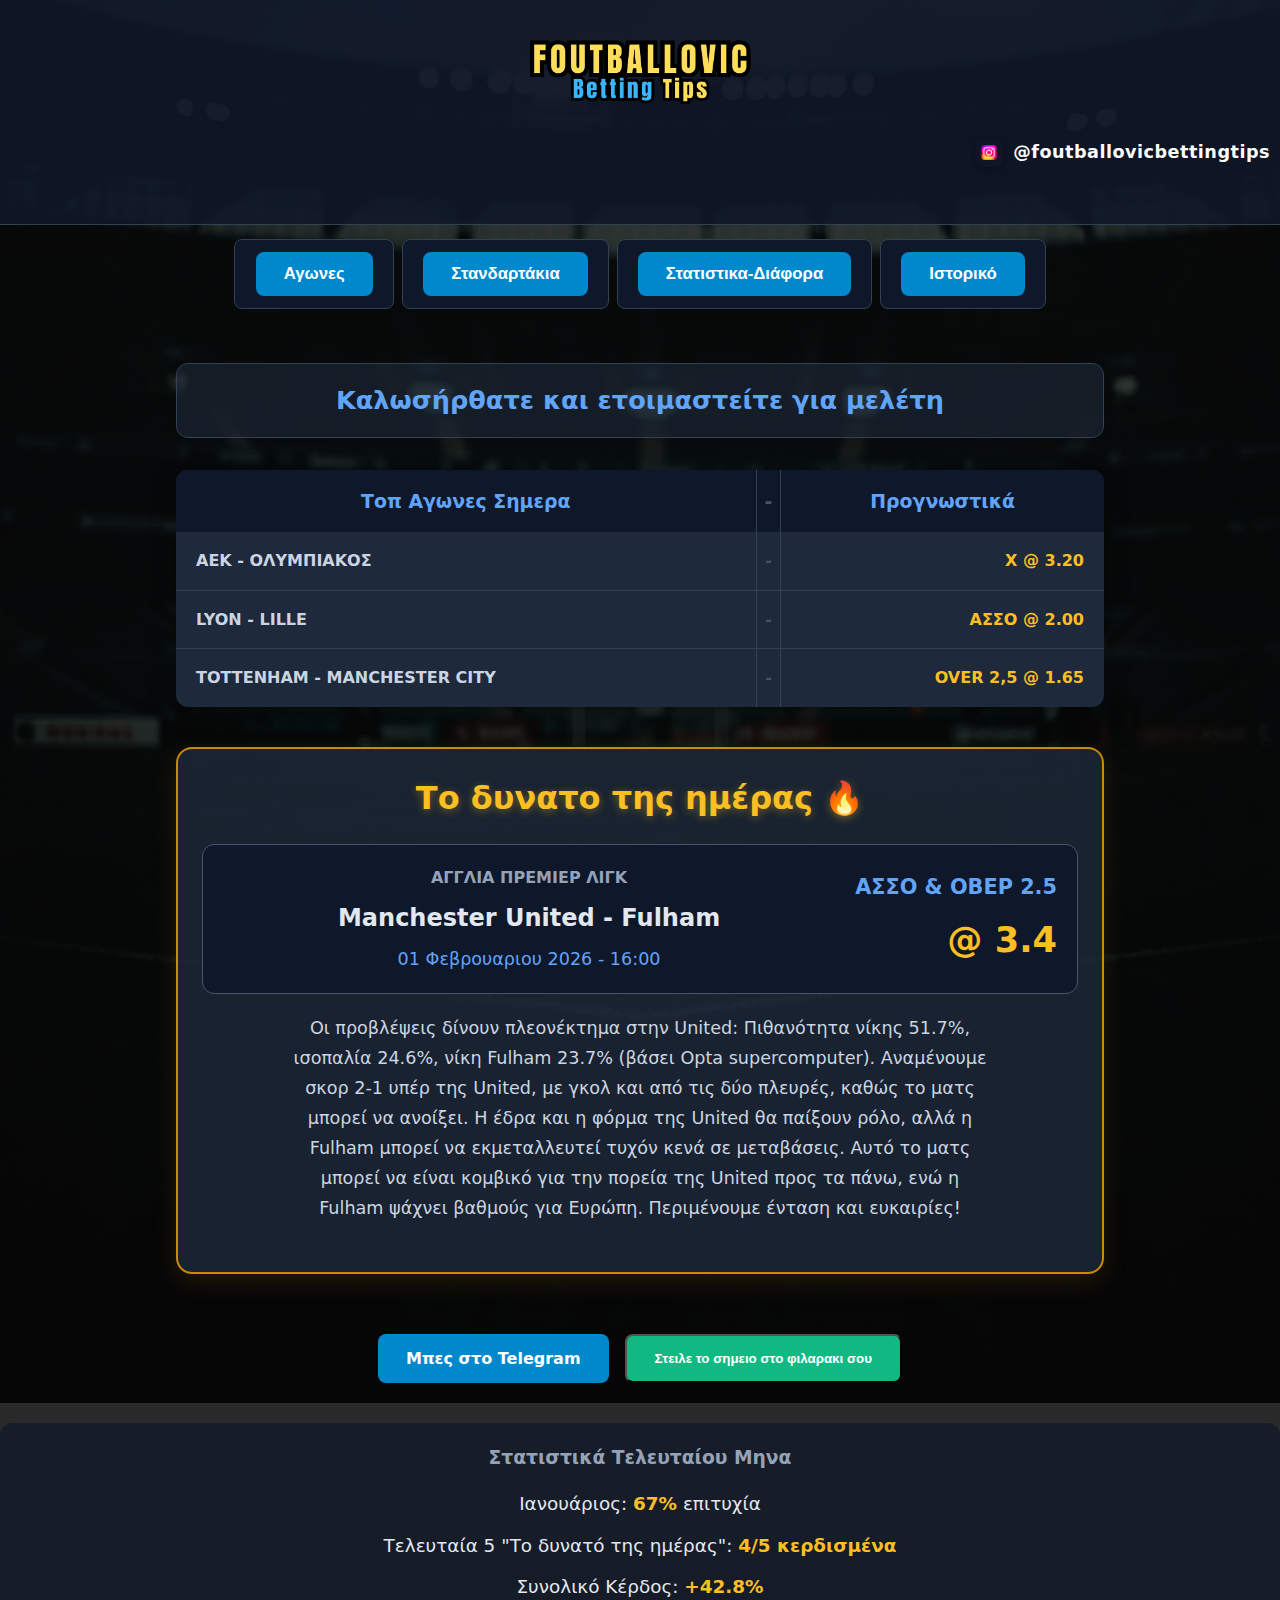
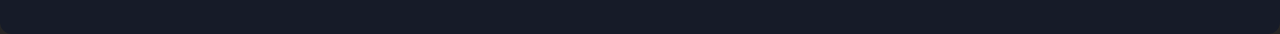
<file: foutballovic/index.html>
<!DOCTYPE html>
<html lang="el">
<head>
  <meta charset="UTF-8" />
  <meta name="viewport" content="width=device-width, initial-scale=1.0"/>
  <title>Ο Βοηθος σου για το στοίχημα</title>
  <link rel="icon" href="assets/images/logo.jpg" type="image/png">
  <link rel="stylesheet" href="assets/css/bettingcss.css">
  <link rel="apple-touch-icon" href="assets/images/logo.jpg">  <!-- iPhone/Android ana ekran için -->

  
</head>
<body>
  <header class="fixed-header">
    <div id="logo-container">
        <img src="assets/images/FOUTBALL.png" alt="FOUTBALLLOVIC Betting Tips" id="site-logo">
        <div class="social-instagram">
          <a href="https://www.instagram.com/foutballovicbettingtips/" target="_blank" class="insta-link">
            <img src="assets/images/Instagram.png" alt="Instagram" id="instalogo">
            <span id="instatext">@foutballovicbettingtips</span>
          </a>
        </div>
      </div>
    <div class="MainNavigation">
      <button id="agones">
        <div class="action-buttons">
          <a href="agones.html" class="btn agones">Αγωνες</a>
        </div>
      </button>
      <button id="standart">
        <div class="action-buttons">
          <a href="standartakia.html" class="btn agones">Στανδαρτάκια</a>
        </div>
      </button>
      <button id="statistics">
        <div class="action-buttons">
          <a href="statistika.html" class="btn agones">Στατιστικα-Διάφορα</a>
        </div>
      </button>
      <button id="history">
        <div class="action-buttons">
          <a href="history.html" class="btn agones">Ιστορικό</a>
        </div>
      </button>
    </div>
  </header>

  <div id="main-page">
    <article id="wlecome-msg">Καλωσήρθατε και ετοιμαστείτε για μελέτη </article>

    <table id="top-agones-table">
      <tr>
        <td>Τοπ Αγωνες Σημερα</td>
        <td>-</td>
        <td>Προγνωστικά</td>
      </tr>
      <!-- Θα βαλω JS για να παρω δεδομενα απο json -->
    </table>
    <div class="featured-bet">
        <h2 class="featured-title">Το δυνατο της ημέρας 🔥</h2>
        <div class="banko-card" id="banko-card">
          <!-- Js θα συμπληρωση τον αγωνα -->
        </div>
        
        <p class="reason" id="banko-reason"></p>
    </div>
        <div class="action-buttons">
          <a href="https://t.me/filos_stoixima" class="btn telegram">Μπες στο Telegram</a>
          <button id="shareBtn" class="btn share">Στειλε το σημειο στο φιλαρακι σου</button>
        </div>
      </div>
      
      <!-- İstersen bir tane daha ekle: Sonuçlar özeti -->
      <div class="stats-summary">
        <h3>Στατιστικά Τελευταίου Μηνα</h3>
        <ul>
          <li>Ιανουάριος: <strong>67%</strong> επιτυχία</li>
          <li>Τελευταια 5 "Το δυνατο της ημέρας": <strong>4/5</strong> κερδισμένα</li>
          <li>Συνολικό Κέρδος: +<strong>42.8</strong>%</li>
        </ul>
      </div>

  </div>
  

  <script>
    document.addEventListener('DOMContentLoaded', () => {
      fetch('assets/data/predictions.json')  
        .then(response => {
          if (!response.ok) throw new Error('JSON not find');
          return response.json();
        })
        .then(data => {
  
          // Welcome Message
          const welcomeElem = document.getElementById('wlecome-msg');
          if (welcomeElem && data.welcome_msg) {
            welcomeElem.textContent = data.welcome_msg;
          }
  
          // statistics
          const statsUl = document.querySelector('.stats-summary ul');
          if (statsUl && data.statistics) {
            statsUl.innerHTML = `
              <li>${data.statistics.month || 'Μήνας'}: <strong>${data.statistics.performance || '-'}</strong> επιτυχία</li>
              <li>Τελευταία 5 "Το δυνατό της ημέρας": <strong>${data.statistics.last5games || '-'}</strong></li>
              <li>Συνολικό Κέρδος: <strong>${data.statistics.totalwin || '-'}</strong></li>
            `;
          }
  
          // Top Agones tablosu (başlık satırından sonra ekleniyor)
          const table = document.getElementById('top-agones-table');
          if (table && data.top_agones && Array.isArray(data.top_agones)) {
            data.top_agones.forEach(item => {
              const tr = document.createElement('tr');
              tr.innerHTML = `
                <td>${item.game || '?'}</td>
                <td>-</td>
                <td>${item.prediction || '?'} @ ${item.Odd || '-'}</td>
              `;
              table.appendChild(tr);
            });
          }
  
          // Το δυνατό της ημέρας kartı
          const bankoCard = document.getElementById('banko-card');
          if (bankoCard && data.dunato_hmeras) {
            const d = data.dunato_hmeras;
            bankoCard.innerHTML = `
              <div class="match-info">
                <span class="league">${d.league || ''}</span>
                <h3>${d.game || 'Maç bilgisi yok'}</h3>
                <p class="time">${d.date || ''} - ${d.time || ''}</p>
              </div>
              <div class="prediction">
                <span class="bet-type">${d.prediction || ''}</span>
                <span class="odds">@ ${d.odd || '-'}</span>
              </div>
            `;
          }
  
          const reasonP = document.getElementById('banko-reason');
          if (reasonP && data.dunato_hmeras?.note) {
            reasonP.textContent = data.dunato_hmeras.note;
          }
  
          // Paylaşım için banko verisini sakla (isteğe bağlı geliştirme)
          window.currentDunato = data.dunato_hmeras || null;
  
        })
        .catch(err => {
          console.error('JSON yükleme sorunu:', err);
          // İstersen kullanıcıya basit bir uyarı göster:
          // document.getElementById('main-page').insertAdjacentHTML('afterbegin', '<p style="color: red; text-align: center;">Tahminler şu anda yüklenemiyor...</p>');
        });
    });
  
    // Paylaş butonu
    const shareBtn = document.getElementById('shareBtn');
  
    shareBtn.addEventListener('click', async () => {
      let shareText = 'Τσεκαρε το αμέσως!\n\n';
  
      // Eğer banko yüklendiyse otomatik ekle
      if (window.currentDunato) {
        const d = window.currentDunato;
        shareText += `Το δυνατό της ημέρας:\n`;
        shareText += `${d.game || ''}\n`;
        shareText += `${d.prediction || ''} @ ${d.odd || ''}\n\n`;
      }
  
      const shareData = {
        title: 'Το δυνατό της ημέρας από Filos Gia to Stoixima 🔥',
        text: shareText,
        url: window.location.href
      };
  
      if (navigator.share && navigator.canShare && navigator.canShare(shareData)) {
        try {
          await navigator.share(shareData);
          console.log('Paylaşım başarılı');
        } catch (err) {
          if (err.name !== 'AbortError') {
            console.error('Paylaşım hatası:', err);
            fallbackShare(shareData);
          }
        }
      } else {
        fallbackShare(shareData);
      }
    });
  
    function fallbackShare(data) {
      const shareText = `${data.title}\n${data.text}\n${data.url}`;
      
      if (navigator.clipboard) {
        navigator.clipboard.writeText(shareText).then(() => {
          alert('Metin panoya kopyalandı! Arkadaşına gönderebilirsin.');
        }).catch(err => {
          console.error('Kopyalama hatası:', err);
          manualFallback(shareText);
        });
      } else {
        manualFallback(shareText);
      }
    }
  
    function manualFallback(text) {
      prompt('Bu metni kopyala ve arkadaşına gönder:\n\n', text);
    }
  </script>

</body>
</html>
</file>
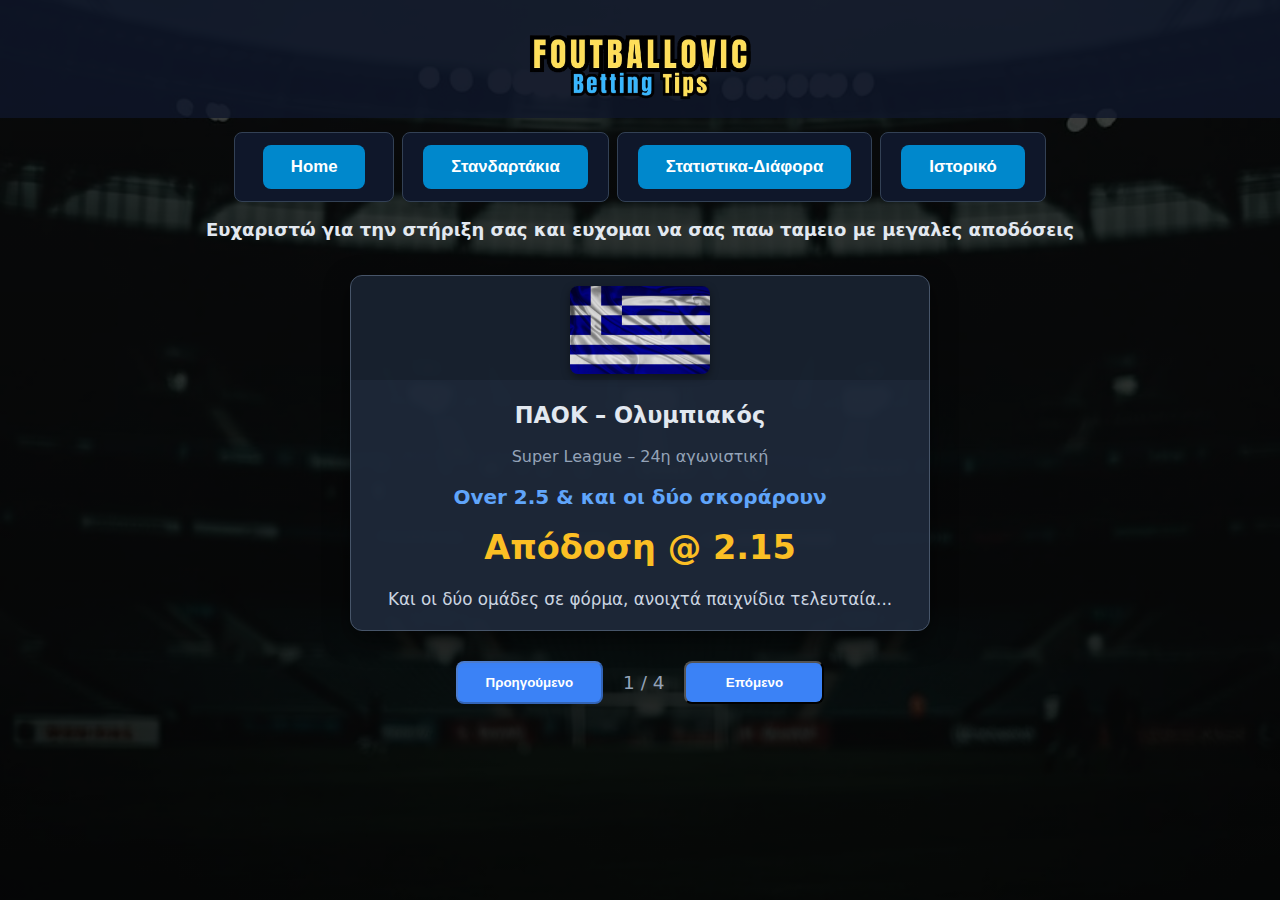
<file: agones.html>
<!DOCTYPE html>
<html lang="el">
<head>
  <meta charset="UTF-8" />
  <meta name="viewport" content="width=device-width, initial-scale=1.0"/>
  <title>Ο Βοηθος σου για το στοίχημα</title>
  <link rel="icon" href="assets/images/logo.jpg" type="image/png">
  <link rel="stylesheet" href="assets/css/mystyle.css">
<link rel="apple-touch-icon" href="assets/images/logo.jpg">  <!-- iPhone/Android ana ekran için -->

  
</head>
    <body>
      <div id="logo-container">
        <img src="assets/images/FOUTBALL.png" alt="FOUTBALLLOVIC Betting Tips" id="site-logo">
      </div>
      <div class="MainNavigation">
        <button id="agones">
          <div class="action-buttons">
            <a href="index.html" class="btn agones">Home</a>
          </div>
        </button>
        <button id="standart">
          <div class="action-buttons">
            <a href="standartakia.html" class="btn agones">Στανδαρτάκια</a>
          </div>
        </button>
        <button id="statistics">
          <div class="action-buttons">
            <a href="statistika.html" class="btn agones">Στατιστικα-Διάφορα</a>
          </div>
        </button>
        <button id="history">
          <div class="action-buttons">
            <a href="history.html" class="btn agones">Ιστορικό</a>
          </div>
        </button>
      </div>
        <div id="mainId"></div>
            <article id="firstmsg">Ευχαριστώ για την στήριξη σας και ευχομαι να σας παω ταμειο με μεγαλες αποδόσεις</article>
        </div>
            <!-- Αντικατάστησε όλο το <div id="belowmsg"> ... </div> με αυτό -->

<div id="cards-wrapper" class="cards-container">
  <!-- Οι καρτες θα προστεθουν με JS-->
</div>
    <!-- Χειριστήρια -->
    <div class="card-controls">
      <button id="prevBtn" class="btn">Προηγούμενο</button>
      <span id="cardCounter">1 / 4</span>
      <button id="nextBtn" class="btn">Επόμενο</button>
    </div>
    <script>
      let current = 0;
      let cardElements = [];  // oluşturulan kart DOM elemanları burada tutulacak
    
      const wrapper = document.getElementById('cards-wrapper');
      const prevBtn = document.getElementById('prevBtn');
      const nextBtn = document.getElementById('nextBtn');
      const counter = document.getElementById('cardCounter');
      const firstmsg = document.getElementById('firstmsg');
    
      // Aktif kartı gösteren fonksiyon
      function showCard(index) {
        cardElements.forEach((card, i) => {
          card.classList.toggle('active', i === index);
        });
    
        counter.textContent = `${index + 1} / ${cardElements.length}`;
    
        prevBtn.disabled = index === 0;
        nextBtn.disabled = index === cardElements.length - 1;
    
        nextBtn.textContent = (index === cardElements.length - 1) ? "Τέλος ✓" : "Επόμενο";
      }
    
      // Tek bir kart oluşturma fonksiyonu (senin HTML yapına göre)
      function createCard(game) {
        const card = document.createElement('div');
        card.className = 'card';  // ilk başta active olmayacak
    
        card.innerHTML = `
          <div class="card-image">
            <img src="${game.image}" alt="Match image">
          </div>
          <div class="container">
            <h4><b>${game.hometeam} – ${game.awayteam || game.deplasman || '??'}</b></h4>
            <p class="league">${game.league}</p>
            <p class="prediction">${game.prediction}</p>
            <p class="odds">Απόδοση @ ${game.odd}</p>
            <p class="reason">${game.note}</p>
          </div>
        `;
    
        wrapper.appendChild(card);
        return card;
      }
    
      // JSON'u yükle ve sayfayı doldur
      fetch('assets/data/agones.json')   // ← yolunu kendi klasör yapına göre değiştir (ör: 'tahminler.json' veya 'data/tahminler.json')
        .then(response => {
          if (!response.ok) {
            throw new Error('JSON dosyası bulunamadı veya okunamadı');
          }
          return response.json();
        })
        .then(data => {
          // Üst mesajı güncelle
          if (firstmsg && data.message) {
            firstmsg.textContent = data.message;
          }
    
          // Maçları oluştur
          if (data.games && Array.isArray(data.games) && data.games.length > 0) {
            cardElements = data.games.map(game => createCard(game));
    
            // İlk kartı göster
            showCard(0);
          } else {
            counter.textContent = "0 / 0";
            wrapper.innerHTML = '<p style="color: orange; text-align: center;">Bugün için tahmin yok...</p>';
          }
        })
        .catch(err => {
          console.error('JSON yükleme hatası:', err);
          wrapper.innerHTML = '<p style="color: red; text-align: center; padding: 20px;">Προβλήματα φόρτωσης των προγνωστικών. Αργότερα ξαναδοκιμάστε.</p>';
        });
    
      // Buton olayları
      nextBtn.addEventListener('click', () => {
        if (current < cardElements.length - 1) {
          current++;
          showCard(current);
        }
      });
    
      prevBtn.addEventListener('click', () => {
        if (current > 0) {
          current--;
          showCard(current);
        }
      });
    </script>
    </body>
</html>
</file>
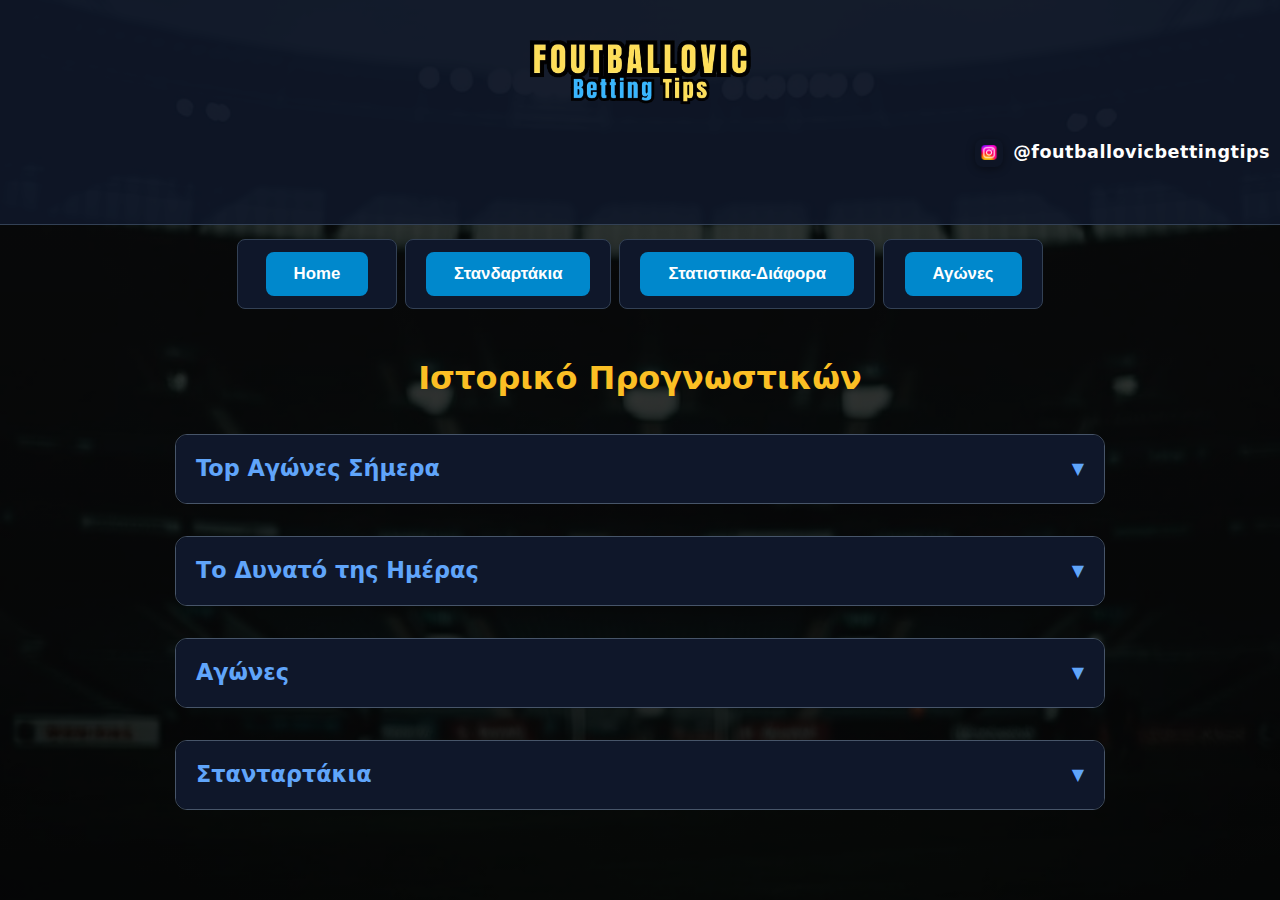
<file: history.html>
<!DOCTYPE html>
<html lang="el">
<head>
  <meta charset="UTF-8" />
  <meta name="viewport" content="width=device-width, initial-scale=1.0"/>
  <title>Ο Βοηθος σου για το στοίχημα</title>
  <link rel="icon" href="/assets/images/logo.jpg" type="image/png">
  <link rel="stylesheet" href="assets/css/istoriko.css">
  
<link rel="apple-touch-icon" href="assets/images/logo.jpg">  <!-- iPhone/Android ana ekran için -->
</head>
<body>
  <header class="fixed-header">
    <div id="logo-container">
        <img src="assets/images/FOUTBALL.png" alt="FOUTBALLLOVIC Betting Tips" id="site-logo">
        <div class="social-instagram">
          <a href="https://www.instagram.com/foutballovicbettingtips/" target="_blank" class="insta-link">
            <img src="assets/images/Instagram.png" alt="Instagram" id="instalogo">
            <span id="instatext">@foutballovicbettingtips</span>
          </a>
        </div>
      </div>
    <div class="MainNavigation">
      <button id="agones">
        <div class="action-buttons">
          <a href="index.html" class="btn agones">Ηome</a>
        </div>
      </button>
      <button id="standart">
        <div class="action-buttons">
          <a href="standartakia.html" class="btn agones">Στανδαρτάκια</a>
        </div>
      </button>
      <button id="statistics">
        <div class="action-buttons">
          <a href="statistika.html" class="btn agones">Στατιστικα-Διάφορα</a>
        </div>
      </button>
      <button id="history">
        <div class="action-buttons">
          <a href="agones.html" class="btn agones">Αγώνες</a>
        </div>
      </button>
    </div>
  </header>
  <div class="history-container">
    <h1 style="text-align:center; color:#fbbf24; margin:30px 0;">Ιστορικό Προγνωστικών</h1>

    <!-- 1. Top Agones – eskiden tablo idi, şimdi kart -->
  <div class="section">
    <div class="section-header" onclick="toggleSection(this)">Top Αγώνες Σήμερα</div>
    <div class="section-content">
      <div class="cards-grid" id="top-agones-cards"></div>
    </div>
  </div>

    
  <!-- 2. Dynato – class'ı değiştiriyoruz -->
  <div class="section">
    <div class="section-header" onclick="toggleSection(this)">Το Δυνατό της Ημέρας</div>
    <div class="section-content">
      <div class="cards-grid">
        <div class="prediction-card" id="history-dynato"></div>
      </div>
    </div>
  </div>

    <!-- 3. Agones – class'ı cards-grid yapıyoruz -->
  <div class="section">
    <div class="section-header" onclick="toggleSection(this)">Αγώνες</div>
    <div class="section-content cards-grid" id="agones-cards"></div>
  </div>

    <!-- 4. Standartakia – eskiden tablo idi, şimdi kart -->
  <div class="section">
    <div class="section-header" onclick="toggleSection(this)">Στανταρτάκια</div>
    <div class="section-content">
      <div class="cards-grid" id="standartakia-cards"></div>
    </div>
  </div>
</div>
  <script>
    // Accordion aç/kapa (aynı kalıyor)
function toggleSection(header) {
  header.classList.toggle('active');
  const content = header.nextElementSibling;
  content.classList.toggle('active');
}

// Ortak kart oluşturma fonksiyonu
function createPredictionCard(item) {
  const isWin = item.result?.includes('✓') || false;
  const resultClass = isWin ? 'result-win' : 'result-lose';
  
  const gameTitle = item.game || 
                   (item.home && item.away ? `${item.home} - ${item.away}` : 'Παιχνίδι');
  
  let html = `
    <div class="prediction-card">
      <h3>${gameTitle}</h3>
  `;
  
  if (item.league) {
    html += `<p><strong>Πρωτάθλημα:</strong> ${item.league}</p>`;
  }
  
  html += `
      <p><strong>Προβλεψη:</strong> ${item.prediction} @ ${item.odd}</p>
      <p class="${resultClass}"><strong>Αποτέλεσμα:</strong> ${item.result || '-'}</p>
    </div>
  `;
  
  return html;
}

document.addEventListener('DOMContentLoaded', () => {
  fetch('assets/data/istorikos.json')
    .then(r => r.ok ? r.json() : Promise.reject('Δεν υπαρχει το JSON αρχείο'))
    .then(data => {

      // 1. Top Agones
      const topCont = document.getElementById('top-agones-cards');
      let topHtml = '';
      (data.top_agones || []).forEach(item => {
        topHtml += createPredictionCard(item);
      });
      topCont.innerHTML = topHtml || '<p style="text-align:center; color:#94a3b8;">Δεν υπάρχουν δεδομένα</p>';

      // 2. Dynato
      const dynatoEl = document.getElementById('history-dynato');
      if (data.dynato) {
        dynatoEl.innerHTML = createPredictionCard(data.dynato);
      } else {
        dynatoEl.innerHTML = '<p style="text-align:center; color:#94a3b8;">Δεν υπάρχει Δυνατό</p>';
      }

      // 3. Agones
      const agonesCont = document.getElementById('agones-cards');
      let agonesHtml = '';
      (data.agones || []).forEach(item => {
        agonesHtml += createPredictionCard(item);
      });
      agonesCont.innerHTML = agonesHtml || '<p style="text-align:center; color:#94a3b8;">Δεν υπάρχουν αγώνες</p>';

      // 4. Standartakia
      const standCont = document.getElementById('standartakia-cards');
      let standHtml = '';
      (data.standartakia || []).forEach(item => {
        standHtml += createPredictionCard(item);
      });
      standCont.innerHTML = standHtml || '<p style="text-align:center; color:#94a3b8;">Δεν υπάρχουν στανταρτάκια</p>';

    })
    .catch(err => {
      console.error(err);
      document.querySelector('.history-container').innerHTML += 
        '<p style="text-align:center; color:#ef4444; margin:40px 0;">Geçmiş veriler yüklenemedi...</p>';
    });
});
  </script>
</body>

</html>
</file>
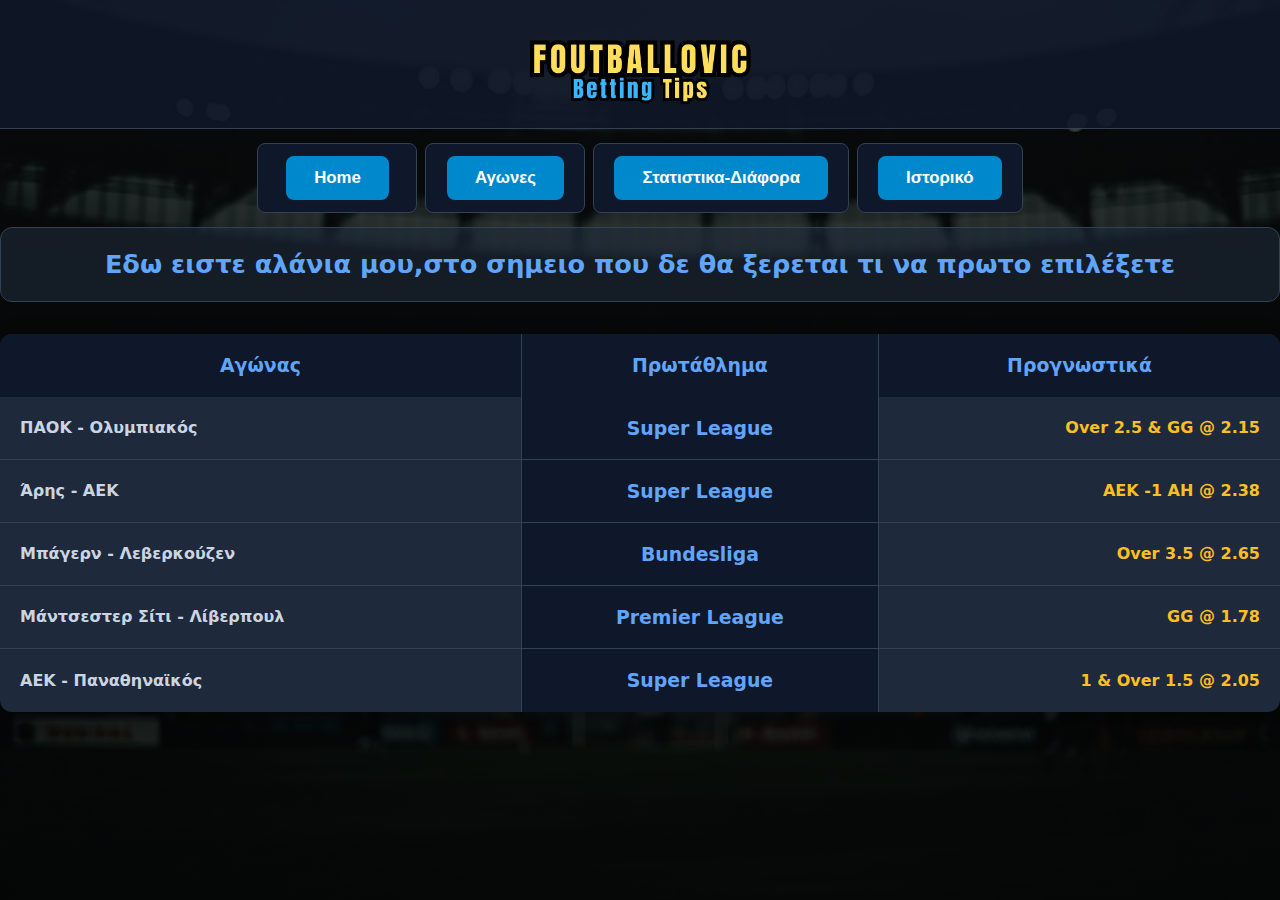
<file: standartakia.html>
<!DOCTYPE html>
<html lang="el">
<head>
  <meta charset="UTF-8" />
  <meta name="viewport" content="width=device-width, initial-scale=1.0"/>
  <title>Ο Βοηθος σου για το στοίχημα</title>
  <link rel="icon" href="assets/images/logo.jpg" type="image/png">
  <link rel="stylesheet" href="assets/css/standartakiacss.css">
<link rel="apple-touch-icon" href="assets/images/foutballovic.jpg">  <!-- iPhone/Android ana ekran için -->

  
</head>
<body>
  <div id="logo-container">
    <img src="assets/images/FOUTBALL.png" alt="FOUTBALLLOVIC Betting Tips" id="site-logo">
  </div>
  <div class="MainNavigation">
    <button id="agones">
      <div class="action-buttons">
        <a href="index.html" class="btn agones">Home</a>
      </div>
    </button>
    <button id="standart">
      <div class="action-buttons">
        <a href="agones.html" class="btn agones">Αγωνες</a>
      </div>
    </button>
    <button id="statistics">
      <div class="action-buttons">
        <a href="statistika.html" class="btn agones">Στατιστικα-Διάφορα</a>
      </div>
    </button>
    <button id="history">
      <div class="action-buttons">
        <a href="history.html" class="btn agones">Ιστορικό</a>
      </div>
    </button>
  </div>
    <div id="mainId"></div>
        <p id="prwtominima"></p>
        <table id="ola-ta-standartakia">
          <tr>
            <td>Αγώνας</td>
            <td>Πρωτάθλημα</td>
            <td>Προγνωστικά</td>
          </tr>
          <!-- θα βαλω js για να παιρνει δεδομενα απο json-->
        </table>
    </div>
        <!-- Αντικατάστησε όλο το <div id="belowmsg"> ... </div> με αυτό -->

        <script>
          document.addEventListener('DOMContentLoaded', () => {
            fetch('assets/data/standartakias.json')   
              .then(response => {
                if (!response.ok) {
                  throw new Error('Δε βρεθηκε JSON');
                }
                return response.json();
              })
              .then(data => {
          
               
                const mesaj = document.getElementById('prwtominima');
                if (mesaj && data.intro_message) {
                  mesaj.textContent = data.intro_message;
                }
          
                
                const tablo = document.getElementById('ola-ta-standartakia');
                if (tablo && data.standartakia && Array.isArray(data.standartakia)) {
          
                  data.standartakia.forEach(item => {
                    const satir = document.createElement('tr');
                    satir.innerHTML = `
                      <td>${item.agwnas || '?'}</td>
                      <td>${item.prwtathlima || '-'}</td>
                      <td>${item.prognostiko || '??'}</td>
                    `;
                    tablo.appendChild(satir);
                  });
          
                } else {
                  
                  if (mesaj) mesaj.textContent += " (Δεν βρεθηκαν αγωνες για σημερα)";
                }
          
              })
              .catch(err => {
                console.error('Προβλημα με Standartakia JSON :', err);
                const mesaj = document.getElementById('prwtominima');
                if (mesaj) {
                  mesaj.textContent = 'Δοκιμαστε ξανα αργότερα,ετοιμαζονται τα ματσακια';
                  mesaj.style.color = 'red';
                }
              });
          });
          </script>
</body>
</html>
</file>
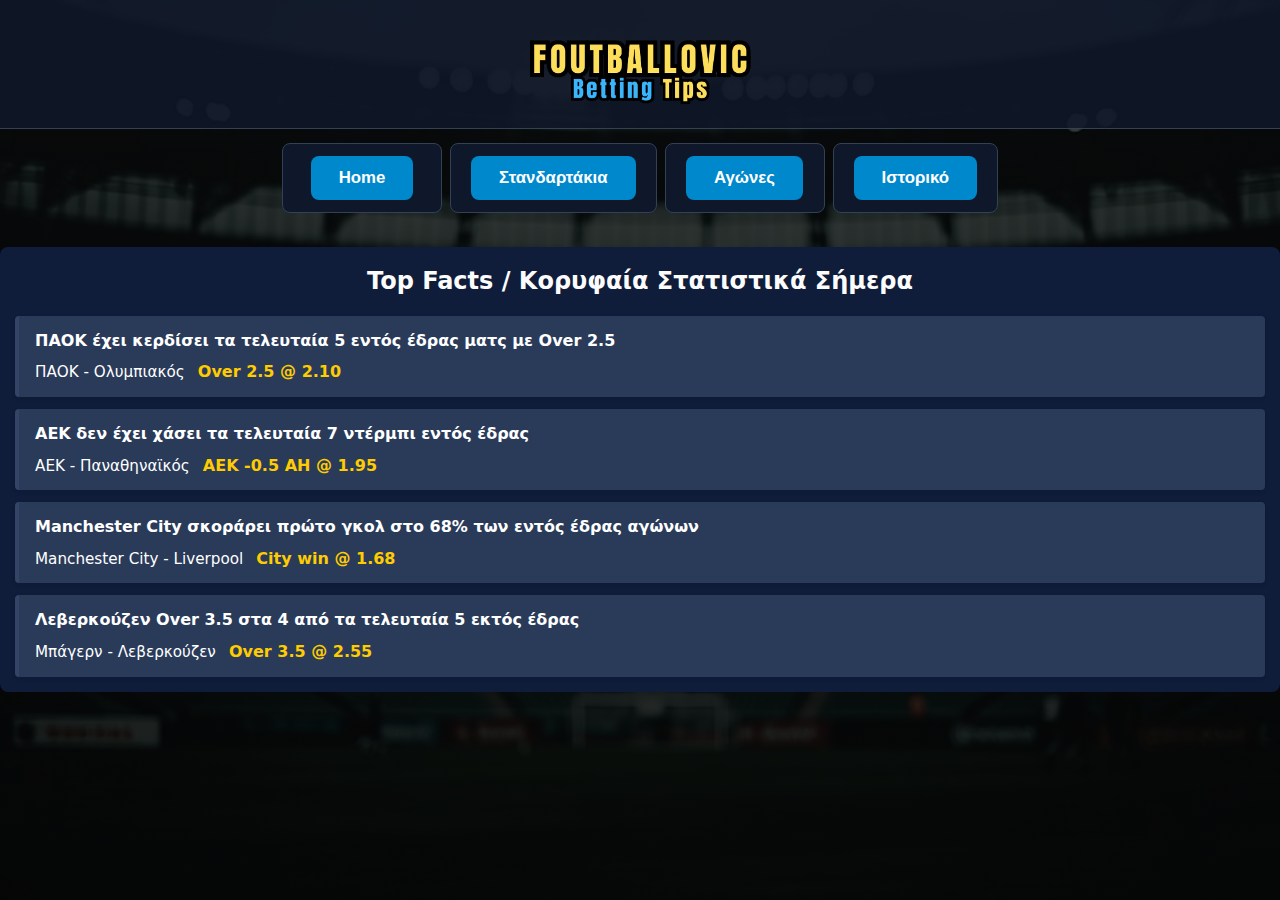
<file: statistika.html>
<!DOCTYPE html>
<html lang="el">
<head>
  <meta charset="UTF-8" />
  <meta name="viewport" content="width=device-width, initial-scale=1.0"/>
  <title>Ο Βοηθος σου για το στοίχημα</title>
  <link rel="icon" href="assets/images/logo.jpg" type="image/png">
  <link rel="stylesheet" href="assets/css/factsStatistika.css">
<link rel="apple-touch-icon" href="assets/images/logo.jpg">  <!-- iPhone/Android ana ekran için -->

  
</head>
<body>
  <div id="logo-container">
    <img src="assets/images/FOUTBALL.png" alt="FOUTBALLLOVIC Betting Tips" id="site-logo">
  </div>
  <div class="MainNavigation">
    <button id="agones">
      <div class="action-buttons">
        <a href="index.html" class="btn agones">Home</a>
      </div>
    </button>
    <button id="standart">
      <div class="action-buttons">
        <a href="standartakia.html" class="btn agones">Στανδαρτάκια</a>
      </div>
    </button>
    <button id="statistics">
      <div class="action-buttons">
        <a href="agones.html" class="btn agones">Αγώνες</a>
      </div>
    </button>
    <button id="history">
      <div class="action-buttons">
        <a href="history.html" class="btn agones">Ιστορικό</a>
      </div>
    </button>
  </div>
    <div id="mainId"></div>
        <article id="firstmsg"></article>

        <section id="top-facts-section">
          <h2 id="facts-title">Top Facts</h2>
          <div id="facts-container" class="facts-list">

          </div>
        </section>
    </div>
    <script>
      document.addEventListener('DOMContentLoaded', () => {
        fetch('assets/data/topfacts.json')   // ← yolu değiştir (ör: 'top-facts.json' veya 'data/top-facts.json')
          .then(response => {
            if (!response.ok) throw new Error('Top facts JSON okunamadı');
            return response.json();
          })
          .then(data => {
      
            // Başlık güncelle
            const titleElem = document.getElementById('facts-title');
            if (titleElem && data.title) {
              titleElem.textContent = data.title;
            }
      
            // Facts container'ı doldur
            const container = document.getElementById('facts-container');
            if (container && data.facts && Array.isArray(data.facts)) {
      
              data.facts.forEach(fact => {
                const item = document.createElement('div');
                item.className = 'fact-item';
      
                item.innerHTML = `
                  <div class="fact-text">${fact.text}</div>
                  <div>
                    <span class="fact-match">${fact.match || ''}</span>
                    ${fact.odds_example ? `<span class="fact-odds">${fact.odds_example}</span>` : ''}
                  </div>
                `;
      
                container.appendChild(item);
              });
      
            } else {
              container.innerHTML = '<p style="text-align:center; color:#777;">Bugün için top fact yok...</p>';
            }
      
          })
          .catch(err => {
            console.error('Top facts yüklenemedi:', err);
            const container = document.getElementById('facts-container');
            if (container) {
              container.innerHTML = '<p style="text-align:center; color:red;">İstatistikler yüklenemedi...</p>';
            }
          });
      });
      </script>
</body>
</html>
</file>
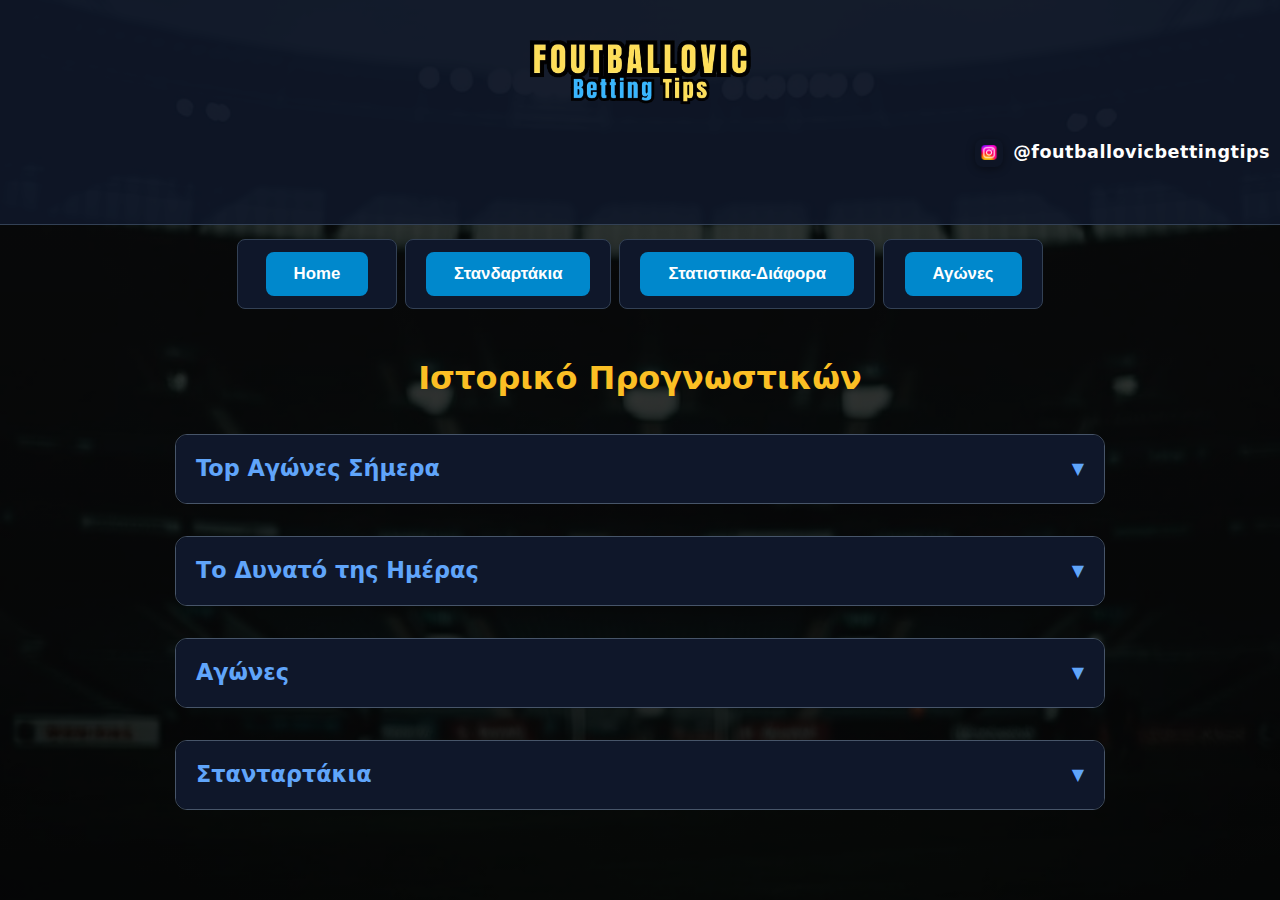
<file: foutballovic/history.html>
<!DOCTYPE html>
<html lang="el">
<head>
  <meta charset="UTF-8" />
  <meta name="viewport" content="width=device-width, initial-scale=1.0"/>
  <title>Ο Βοηθος σου για το στοίχημα</title>
  <link rel="icon" href="/foutballovic/assets/images/logo.jpg" type="image/png">
  <link rel="stylesheet" href="assets/css/istoriko.css">
  
<link rel="apple-touch-icon" href="assets/images/logo.jpg">  <!-- iPhone/Android ana ekran için -->
</head>
<body>
  <header class="fixed-header">
    <div id="logo-container">
        <img src="assets/images/FOUTBALL.png" alt="FOUTBALLLOVIC Betting Tips" id="site-logo">
        <div class="social-instagram">
          <a href="https://www.instagram.com/foutballovicbettingtips/" target="_blank" class="insta-link">
            <img src="assets/images/Instagram.png" alt="Instagram" id="instalogo">
            <span id="instatext">@foutballovicbettingtips</span>
          </a>
        </div>
      </div>
    <div class="MainNavigation">
      <button id="agones">
        <div class="action-buttons">
          <a href="index.html" class="btn agones">Ηome</a>
        </div>
      </button>
      <button id="standart">
        <div class="action-buttons">
          <a href="standartakia.html" class="btn agones">Στανδαρτάκια</a>
        </div>
      </button>
      <button id="statistics">
        <div class="action-buttons">
          <a href="statistika.html" class="btn agones">Στατιστικα-Διάφορα</a>
        </div>
      </button>
      <button id="history">
        <div class="action-buttons">
          <a href="agones.html" class="btn agones">Αγώνες</a>
        </div>
      </button>
    </div>
  </header>
  <div class="history-container">
    <h1 style="text-align:center; color:#fbbf24; margin:30px 0;">Ιστορικό Προγνωστικών</h1>

    <!-- 1. Top Agones – eskiden tablo idi, şimdi kart -->
  <div class="section">
    <div class="section-header" onclick="toggleSection(this)">Top Αγώνες Σήμερα</div>
    <div class="section-content">
      <div class="cards-grid" id="top-agones-cards"></div>
    </div>
  </div>

    
  <!-- 2. Dynato – class'ı değiştiriyoruz -->
  <div class="section">
    <div class="section-header" onclick="toggleSection(this)">Το Δυνατό της Ημέρας</div>
    <div class="section-content">
      <div class="cards-grid">
        <div class="prediction-card" id="history-dynato"></div>
      </div>
    </div>
  </div>

    <!-- 3. Agones – class'ı cards-grid yapıyoruz -->
  <div class="section">
    <div class="section-header" onclick="toggleSection(this)">Αγώνες</div>
    <div class="section-content cards-grid" id="agones-cards"></div>
  </div>

    <!-- 4. Standartakia – eskiden tablo idi, şimdi kart -->
  <div class="section">
    <div class="section-header" onclick="toggleSection(this)">Στανταρτάκια</div>
    <div class="section-content">
      <div class="cards-grid" id="standartakia-cards"></div>
    </div>
  </div>
</div>
  <script>
    // Accordion aç/kapa (aynı kalıyor)
function toggleSection(header) {
  header.classList.toggle('active');
  const content = header.nextElementSibling;
  content.classList.toggle('active');
}

// Ortak kart oluşturma fonksiyonu
function createPredictionCard(item) {
  const isWin = item.result?.includes('✓') || false;
  const resultClass = isWin ? 'result-win' : 'result-lose';
  
  const gameTitle = item.game || 
                   (item.home && item.away ? `${item.home} - ${item.away}` : 'Παιχνίδι');
  
  let html = `
    <div class="prediction-card">
      <h3>${gameTitle}</h3>
  `;
  
  if (item.league) {
    html += `<p><strong>Πρωτάθλημα:</strong> ${item.league}</p>`;
  }
  
  html += `
      <p><strong>Προβλεψη:</strong> ${item.prediction} @ ${item.odd}</p>
      <p class="${resultClass}"><strong>Αποτέλεσμα:</strong> ${item.result || '-'}</p>
    </div>
  `;
  
  return html;
}

document.addEventListener('DOMContentLoaded', () => {
  fetch('assets/data/istorikos.json')
    .then(r => r.ok ? r.json() : Promise.reject('Δεν υπαρχει το JSON αρχείο'))
    .then(data => {

      // 1. Top Agones
      const topCont = document.getElementById('top-agones-cards');
      let topHtml = '';
      (data.top_agones || []).forEach(item => {
        topHtml += createPredictionCard(item);
      });
      topCont.innerHTML = topHtml || '<p style="text-align:center; color:#94a3b8;">Δεν υπάρχουν δεδομένα</p>';

      // 2. Dynato
      const dynatoEl = document.getElementById('history-dynato');
      if (data.dynato) {
        dynatoEl.innerHTML = createPredictionCard(data.dynato);
      } else {
        dynatoEl.innerHTML = '<p style="text-align:center; color:#94a3b8;">Δεν υπάρχει Δυνατό</p>';
      }

      // 3. Agones
      const agonesCont = document.getElementById('agones-cards');
      let agonesHtml = '';
      (data.agones || []).forEach(item => {
        agonesHtml += createPredictionCard(item);
      });
      agonesCont.innerHTML = agonesHtml || '<p style="text-align:center; color:#94a3b8;">Δεν υπάρχουν αγώνες</p>';

      // 4. Standartakia
      const standCont = document.getElementById('standartakia-cards');
      let standHtml = '';
      (data.standartakia || []).forEach(item => {
        standHtml += createPredictionCard(item);
      });
      standCont.innerHTML = standHtml || '<p style="text-align:center; color:#94a3b8;">Δεν υπάρχουν στανταρτάκια</p>';

    })
    .catch(err => {
      console.error(err);
      document.querySelector('.history-container').innerHTML += 
        '<p style="text-align:center; color:#ef4444; margin:40px 0;">Geçmiş veriler yüklenemedi...</p>';
    });
});
  </script>
</body>
</html>
</file>
<file: foutballovic/assets/css/bettingcss.css>
#logo-container {
  text-align: center;
  padding: 20px 0 10px;  /* üst ve alt boşluk */
  background: rgba(15, 23, 42, 0.8);  /* header ile uyumlu koyu katman */
}

#site-logo {
  max-width: 250px;          /* logo boyutunu ayarla – telefon için küçülür */
  width: 100%;
  height: auto;
  display: block;
  margin: 0 auto;            /* ortala */
  transition: transform 0.3s ease;
}

#site-logo:hover {
  transform: scale(1.05);    /* hover'da hafif büyüme efekti */
}

/* Mobil için logo küçült */
@media (max-width: 640px) {
  #logo-container {
    padding: 15px 0 8px;
  }
  #site-logo {
    max-width: 220px;
  }
}
    * {
      margin: 0;
      padding: 0;
      box-sizing: border-box;
    }
    /* Instagram linkini kutu haline getirip yan yana diz */
.social-instagram {
  text-align: right;              /* ortala */
  margin: 15px 0 25px;             /* üst-alt boşluk */
  padding: 10px;
}

.insta-link {
  display: inline-flex;            /* yan yana dizmek için */
  align-items: center;             /* dikey ortalama */
  gap: 10px;                       /* logo ile text arası mesafe */
  text-decoration: none;           /* link alt çizgisini kaldır */
  color: white;
  transition: all 0.3s ease;
}

.insta-link:hover {
  color: #e1306c;                  /* Instagram'ın pembe-mor hover rengi */
  transform: scale(1.05);
}

/* Instagram logosu boyutu */
#instalogo {
  width: 28px;                     /* küçücük logo – 25-32px ideal */
  height: 28px;
  object-fit: contain;             /* bozulmasın */
  border-radius: 8px;              /* hafif yuvarlak köşe */
  box-shadow: 0 2px 8px rgba(0,0,0,0.4);
}

/* Instagram text rengi ve stil */
#instatext {
  color: white;
  font-size: 1.1rem;
  font-weight: 600;
  letter-spacing: 0.5px;
}

/* Mobil için küçült */
@media (max-width: 640px) {
  #instalogo {
    width: 24px;
    height: 24px;
  }
  #instatext {
    font-size: 1rem;
  }
  .insta-link {
    gap: 8px;
  }
}

    body {
  font-family: system-ui, -apple-system, BlinkMacSystemFont, "Segoe UI", Roboto, sans-serif;
  background: linear-gradient(rgba(0, 0, 0, 0.75), rgba(0, 0, 0, 0.85)), 
              url('/foutballovic/assets/images/stadium.jpg') no-repeat center center fixed;  /* ← burası önemli! */
  background-size: cover;  /* fotoğrafı tam ekran kaplasın */
  color: #e2e8f0;
  min-height: 100vh;
  line-height: 1.6;
}
    #header-wrapper {
      background: #0f172a;
      border-bottom: 1px solid #334155;
      box-shadow: 0 4px 12px rgba(0,0,0,0.4);
      position: sticky;
      top: 0;
      z-index: 100;
    }

    .MainNavigation {
      display: flex;
      justify-content: center;
      gap: 8px;
      padding: 14px 16px;
      flex-wrap: wrap;
    }

    .MainNavigation button {
      background: #0f172a;
      color: #94a3b8;
      border: 1px solid #334155;
      border-radius: 8px;
      padding: 12px 20px;
      font-size: 1.05rem;
      font-weight: 600;
      cursor: pointer;
      transition: all 0.22s ease;
      min-width: 160px;
    }

    .MainNavigation button:hover {
      background: #334155;
      color: #e2e8f0;
      border-color: #475569;
      transform: translateY(-1px);
    }

    .MainNavigation button:active {
      transform: translateY(0);
      background: #475569;
    }
    

    #main-page {
      max-width: 960px;
      margin: 40px auto;
      padding: 0 16px;
    }

    #wlecome-msg {
      font-size: 1.6rem;
      font-weight: 700;
      color: #60a5fa;
      text-align: center;
      margin-bottom: 32px;
      padding: 16px;
      background: rgba(30, 41, 59, 0.6);
      border-radius: 12px;
      border: 1px solid #334155;
    }

    table {
      width: 100%;
      border-collapse: separate;
      border-spacing: 0;
      background: #1e293b;
      border-radius: 12px;
      overflow: hidden;
      box-shadow: 0 10px 25px rgba(0,0,0,0.35);
      margin-bottom: 40px;
    }

    td {
      padding: 16px 20px;
      border-bottom: 1px solid #334155;
      border-right: 1px solid #334155;
    }

    td:last-child {
      border-right: none;
    }

    tr:last-child td {
      border-bottom: none;
    }

    tr:first-child td {
      background: #0f172a;
      color: #60a5fa;
      font-weight: bold;
      font-size: 1.18rem;
      text-align: center;
    }

    tr td:nth-child(2) {
      width: 1%;
      color: #475569;
      font-weight: bold;
      padding: 16px 8px;
      text-align: center;
    }

    tr:not(:first-child) td:first-child {
      font-weight: 600;
      color: #cbd5e1;
    }

    tr:not(:first-child) td:last-child {
      color: #fbbf24;
      font-weight: 700;
      text-align: right;
    }

    /* Mobil uyum */
    @media (max-width: 640px) {
      .MainNavigation {
        flex-direction: column;
        align-items: center;
      }
      
      .MainNavigation button {
        width: 100%;
        max-width: 320px;
      }
      
      #wlecome-msg {
        font-size: 1.35rem;
      }
      
      td {
        padding: 14px 12px;
        font-size: 0.98rem;
      }
    }
    .featured-bet {
  margin: 40px 0 60px;
  padding: 24px;
  background: rgba(30, 41, 59, 0.8);
  border-radius: 16px;
  border: 2px solid #ca8a04;  /* altın sarısı çerçeve – dikkat çeker */
  box-shadow: 0 8px 25px rgba(202, 138, 4, 0.15);
  text-align: center;
}

.featured-title {
  font-size: 2rem;
  color: #fbbf24;
  margin-bottom: 20px;
  text-shadow: 0 2px 8px rgba(251, 191, 36, 0.4);
}

.banko-card {
  display: flex;
  justify-content: space-between;
  align-items: center;
  background: #0f172a;
  padding: 20px;
  border-radius: 12px;
  margin-bottom: 20px;
  border: 1px solid #475569;
  flex-wrap: wrap;
  gap: 20px;
}

.match-info {
  flex: 1;
}

.match-info h3 {
  font-size: 1.5rem;
  color: #e2e8f0;
  margin: 8px 0;
}

.match-info .league {
  color: #94a3b8;
  font-weight: bold;
}

.match-info .time {
  color: #60a5fa;
  font-size: 1.1rem;
}

.prediction {
  text-align: right;
  min-width: 180px;
}

.bet-type {
  display: block;
  font-size: 1.3rem;
  font-weight: bold;
  color: #60a5fa;
}

.odds {
  display: block;
  font-size: 2.2rem;
  font-weight: 800;
  color: #fbbf24;
  margin-top: 8px;
}

.reason {
  font-size: 1.1rem;
  color: #cbd5e1;
  line-height: 1.7;
  margin: 0 auto 24px;
  max-width: 700px;
}

.action-buttons {
  display: flex;
  justify-content: center;
  gap: 16px;
  flex-wrap: wrap;
}

.btn {
  background: #3b82f6;
  color: white;
  padding: 12px 28px;
  border-radius: 8px;
  text-decoration: none;
  font-weight: 600;
  transition: all 0.25s;
}

.btn:hover {
  background: #2563eb;
  transform: translateY(-2px);
}

.btn.telegram {
  background: #0088cc;
}
.btn.agones {
  background: #0088cc;
}

.btn.share {
  background: #10b981;
}

/* Stats summary */
.stats-summary {
  margin-top: 40px;
  padding: 20px;
  background: rgba(15, 23, 42, 0.7);
  border-radius: 12px;
  text-align: center;
}

.stats-summary h3 {
  color: #94a3b8;
  margin-bottom: 16px;
}

.stats-summary ul {
  list-style: none;
  font-size: 1.15rem;
}

.stats-summary li {
  margin: 12px 0;
  color: #e2e8f0;
}

.stats-summary strong {
  color: #fbbf24;
}
#logo-container {
  text-align: center;
  padding: 25px 0 15px;          /* logo'ya nefes alma alanı */
  background: rgba(15, 23, 42, 0.85);  /* koyu katman */
  border-bottom: 1px solid #334155;
}

#main-logo {
  max-width: 320px;              /* boyutunu logona göre ayarla */
  width: 80%;
  height: auto;
  display: block;
  margin: 0 auto;
  border-radius: 50%;            /* daire logo için güzel olur */
  box-shadow: 0 8px 25px rgba(0,0,0,0.4);
}

/* Header-wrapper'ı sadece menü için sticky yap */
#header-wrapper {
  position: sticky;              /* yapışkan kalır */
  top: 0;                        /* ekranın tepesine yapışsın */
  z-index: 100;                  /* içerik üstüne binsin */
  background: #0f172a;
  border-bottom: 1px solid #334155;
  box-shadow: 0 4px 12px rgba(0,0,0,0.4);
}


/* Logo sticky olmasın – normal akışta kalsın */
#logo-container {
  position: relative;            /* sticky değil, normal */
}

/* İçerik logo'yu örtmesin diye body'ye padding ekle (opsiyonel ama öneririm) */
body {
  padding-top: 0;                /* logo yüksekliğine göre ayarla eğer gerekirse */
}

/* Mobil ayarlar */
@media (max-width: 640px) {
  #logo-container {
    padding: 15px 0 10px;
  }
  #main-logo {
    max-width: 240px;
  }
  #header-wrapper {
    padding: 10px 0;             /* menü daha kompakt olsun */
  }

  
}
</file>
<file: assets/css/mystyle.css>
#logo-container {
    text-align: center;
    padding: 20px 0 10px;  /* üst ve alt boşluk */
    background: rgba(15, 23, 42, 0.8);  /* header ile uyumlu koyu katman */
  }
  
  #site-logo {
    max-width: 250px;          /* logo boyutunu ayarla – telefon için küçülür */
    width: 100%;
    height: auto;
    display: block;
    margin: 0 auto;            /* ortala */
    transition: transform 0.3s ease;
  }
  
  #site-logo:hover {
    transform: scale(1.05);    /* hover'da hafif büyüme efekti */
  }
  
  /* Mobil için logo küçült */
  @media (max-width: 640px) {
    #logo-container {
      padding: 15px 0 8px;
    }
    #site-logo {
      max-width: 220px;
    }
  }
      * {
        margin: 0;
        padding: 0;
        box-sizing: border-box;
      }
body {
    font-family: system-ui, -apple-system, BlinkMacSystemFont, "Segoe UI", Roboto, sans-serif;
    background: linear-gradient(rgba(0, 0, 0, 0.75), rgba(0, 0, 0, 0.85)), 
                url('/assets/images/stadium.jpg') no-repeat center center fixed;  /* ← burası önemli! */
    background-size: cover;  /* fotoğrafı tam ekran kaplasın */
    color: #e2e8f0;
    min-height: 100vh;
    line-height: 1.6;
  }

#firstmsg{
    text-align: center;
    font-weight: bold;
    font-size: large;
}

.cards-container {
    max-width: 580px;
    margin: 30px auto;
    position: relative;
  }


  
  .card {
    background: rgba(30, 41, 59, 0.92);
    border-radius: 12px;
    overflow: hidden;
    box-shadow: 0 8px 24px rgba(0,0,0,0.5);
    border: 1px solid #475569;
    display: none;
    opacity: 0;
    transform: translateY(15px);
    transition: all 0.4s ease;
  }
  
  .card.active {
    display: block;
    opacity: 1;
    transform: translateY(0);
  }
  
  
  
  .card .container {
    padding: 18px 20px;
    text-align: center;
  }
  
  .card h4 {
    margin: 0 0 10px;
    font-size: 1.4rem;
    color: #e2e8f0;
  }
  
  .league {
    color: #94a3b8;
    font-size: 1rem;
    margin-bottom: 12px;
  }
  
  .prediction {
    font-size: 1.25rem;
    font-weight: 600;
    color: #60a5fa;
    margin: 8px 0;
  }
  
  .odds {
    font-size: 2.1rem;
    font-weight: 800;
    color: #fbbf24;
    margin: 6px 0 12px;
  }
  
  .reason {
    font-size: 1.05rem;
    color: #cbd5e1;
    line-height: 1.5;
  }
  
  .card-controls {
    margin-top: 24px;
    display: flex;
    justify-content: center;
    align-items: center;
    gap: 20px;
    flex-wrap: wrap;
  }
  
  .card-controls button {
    min-width: 140px;
  }
  
  #cardCounter {
    font-size: 1.15rem;
    color: #94a3b8;
    font-weight: 500;
  }
  

  .MainNavigation {
    display: flex;
    justify-content: center;
    gap: 8px;
    padding: 14px 16px;
    flex-wrap: wrap;
  }

  .MainNavigation button {
    background: #0f172a;
    color: #94a3b8;
    border: 1px solid #334155;
    border-radius: 8px;
    padding: 12px 20px;
    font-size: 1.05rem;
    font-weight: 600;
    cursor: pointer;
    transition: all 0.22s ease;
    min-width: 160px;
  }

  .MainNavigation button:hover {
    background: #334155;
    color: #e2e8f0;
    border-color: #475569;
    transform: translateY(-1px);
  }

  .MainNavigation button:active {
    transform: translateY(0);
    background: #475569;
  }
  .action-buttons {
    display: flex;
    justify-content: center;
    gap: 16px;
    flex-wrap: wrap;
  }
  
  .btn {
    background: #3b82f6;
    color: white;
    padding: 12px 28px;
    border-radius: 8px;
    text-decoration: none;
    font-weight: 600;
    transition: all 0.25s;
  }
  
  .btn:hover {
    background: #2563eb;
    transform: translateY(-2px);
  }
  .btn.telegram {
    background: #0088cc;
  }
  .btn.agones {
    background: #0088cc;
  }
  
  .btn.share {
    background: #10b981;
  }
  

.card-image {
  width: 100%;
  text-align: center;
  padding: 16px 0 12px;          /* üst-alt boşluk ayarı */
  background: rgba(0, 0, 0, 0.15); /* hafif koyu katman - hoş durur, istemezsen sil */
}

.card-image img {
  width: 160px;                  /* ← buradan boyutu kontrol et */
  /* Alternatif seçenekler:
     width: 180px;
     width: 200px;
     width: 100%;
     max-width: 240px;
  */
  height: auto;
  border-radius: 10px;
  box-shadow: 0 4px 14px rgba(0,0,0,0.45);
  display: block;
  margin: 0 auto;                /* TAM ORTALAMA BURADA OLUR */
}

/* Mevcut veya inline gelen genişlikleri sıfırlamak / ezmek için */
.card img {
  width: auto !important;
  max-width: none;
  display: block;   /* margin auto çalışsın diye */
}

/* Eğer hala sorun çıkarsa (nadiren) */
.card > img:first-child {
  display: none;   /* wrapper olmadan direkt yazılmış img'leri gizler */
}

/* RESIMLER İÇİN TEMİZ VE ÇALIŞAN KURAL – ESKİLERİ SİL! */
.card-image {
  width: 100%;
  text-align: center;
  padding: 10px 0 6px;           /* biraz daha az boşluk, daha sıkı dursun */
}

.card-image img {
  width: 100px;                  /* ← İŞTE BURAYI İSTEDİĞİN GİBİ DEĞİŞTİR */
  /* Öneriler:
     - Çok küçük: 80px veya 90px
     - Dengeli küçük: 100px – 110px (şu anki ekranına göre bence ideal)
     - Biraz daha büyük: 130px
  */
  height: auto;                  /* oran bozulmasın */
  max-width: 140px;              /* asla bundan büyük olmasın */
  border-radius: 8px;
  box-shadow: 0 3px 8px rgba(0,0,0,0.4);
  display: block;
  margin: 0 auto;                /* yatay ortalama – en önemli satır */
}

/* Herhangi bir eski/stretch sorunu için garanti */
.card img,
.card > img {
  width: auto !important;
  max-width: 140px !important;
  height: auto !important;
  object-fit: contain;           /* ← resmi bozmadan küçültür, taşma yapmaz */
}
</file>
<file: assets/css/istoriko.css>
#logo-container {
        text-align: center;
        padding: 20px 0 10px;  /* üst ve alt boşluk */
        background: rgba(15, 23, 42, 0.8);  /* header ile uyumlu koyu katman */
      }
      
      #site-logo {
        max-width: 250px;          /* logo boyutunu ayarla – telefon için küçülür */
        width: 100%;
        height: auto;
        display: block;
        margin: 0 auto;            /* ortala */
        transition: transform 0.3s ease;
      }
      
      #site-logo:hover {
        transform: scale(1.05);    /* hover'da hafif büyüme efekti */
      }
      
      /* Mobil için logo küçült */
      @media (max-width: 640px) {
        #logo-container {
          padding: 15px 0 8px;
        }
        #site-logo {
          max-width: 220px;
        }
      }
          * {
            margin: 0;
            padding: 0;
            box-sizing: border-box;
          }
          /* Instagram linkini kutu haline getirip yan yana diz */
      .social-instagram {
        text-align: right;              /* ortala */
        margin: 15px 0 25px;             /* üst-alt boşluk */
        padding: 10px;
      }
      
      .insta-link {
        display: inline-flex;            /* yan yana dizmek için */
        align-items: center;             /* dikey ortalama */
        gap: 10px;                       /* logo ile text arası mesafe */
        text-decoration: none;           /* link alt çizgisini kaldır */
        color: white;
        transition: all 0.3s ease;
      }
      
      .insta-link:hover {
        color: #e1306c;                  /* Instagram'ın pembe-mor hover rengi */
        transform: scale(1.05);
      }
      
      /* Instagram logosu boyutu */
      #instalogo {
        width: 28px;                     /* küçücük logo – 25-32px ideal */
        height: 28px;
        object-fit: contain;             /* bozulmasın */
        border-radius: 8px;              /* hafif yuvarlak köşe */
        box-shadow: 0 2px 8px rgba(0,0,0,0.4);
      }
      
      /* Instagram text rengi ve stil */
      #instatext {
        color: white;
        font-size: 1.1rem;
        font-weight: 600;
        letter-spacing: 0.5px;
      }
      
      /* Mobil için küçült */
      @media (max-width: 640px) {
        #instalogo {
          width: 24px;
          height: 24px;
        }
        #instatext {
          font-size: 1rem;
        }
        .insta-link {
          gap: 8px;
        }
      }
      
          body {
        font-family: system-ui, -apple-system, BlinkMacSystemFont, "Segoe UI", Roboto, sans-serif;
        background: linear-gradient(rgba(0, 0, 0, 0.75), rgba(0, 0, 0, 0.85)), 
                    url('/assets/images/stadium.jpg') no-repeat center center fixed;  /* ← burası önemli! */
        background-size: cover;  /* fotoğrafı tam ekran kaplasın */
        color: #e2e8f0;
        min-height: 100vh;
        line-height: 1.6;
      }
          #header-wrapper {
            background: #0f172a;
            border-bottom: 1px solid #334155;
            box-shadow: 0 4px 12px rgba(0,0,0,0.4);
            position: sticky;
            top: 0;
            z-index: 100;
          }
      
          .MainNavigation {
            display: flex;
            justify-content: center;
            gap: 8px;
            padding: 14px 16px;
            flex-wrap: wrap;
          }
      
          .MainNavigation button {
            background: #0f172a;
            color: #94a3b8;
            border: 1px solid #334155;
            border-radius: 8px;
            padding: 12px 20px;
            font-size: 1.05rem;
            font-weight: 600;
            cursor: pointer;
            transition: all 0.22s ease;
            min-width: 160px;
          }
      
          .MainNavigation button:hover {
            background: #334155;
            color: #e2e8f0;
            border-color: #475569;
            transform: translateY(-1px);
          }
      
          .MainNavigation button:active {
            transform: translateY(0);
            background: #475569;
          }
          
      
          #main-page {
            max-width: 960px;
            margin: 40px auto;
            padding: 0 16px;
          }
      
          #wlecome-msg {
            font-size: 1.6rem;
            font-weight: 700;
            color: #60a5fa;
            text-align: center;
            margin-bottom: 32px;
            padding: 16px;
            background: rgba(30, 41, 59, 0.6);
            border-radius: 12px;
            border: 1px solid #334155;
          }
      
          table {
            width: 100%;
            border-collapse: separate;
            border-spacing: 0;
            background: #1e293b;
            border-radius: 12px;
            overflow: hidden;
            box-shadow: 0 10px 25px rgba(0,0,0,0.35);
            margin-bottom: 40px;
          }
      
          td {
            padding: 16px 20px;
            border-bottom: 1px solid #334155;
            border-right: 1px solid #334155;
          }
          /* Mobil uyum */
          @media (max-width: 640px) {
            .MainNavigation {
              flex-direction: column;
              align-items: center;
            }
            
            .MainNavigation button {
              width: 100%;
              max-width: 320px;
            }
            
            #wlecome-msg {
              font-size: 1.35rem;
            }
            
            td {
              padding: 14px 12px;
              font-size: 0.98rem;
            }
          }
          
      
      
      .action-buttons {
        display: flex;
        justify-content: center;
        gap: 16px;
        flex-wrap: wrap;
      }
      
      .btn {
        background: #3b82f6;
        color: white;
        padding: 12px 28px;
        border-radius: 8px;
        text-decoration: none;
        font-weight: 600;
        transition: all 0.25s;
      }
      
      .btn:hover {
        background: #2563eb;
        transform: translateY(-2px);
      }
      
      .btn.telegram {
        background: #0088cc;
      }
      .btn.agones {
        background: #0088cc;
      }
      
      .btn.share {
        background: #10b981;
      }
      
      
      #logo-container {
        text-align: center;
        padding: 25px 0 15px;          /* logo'ya nefes alma alanı */
        background: rgba(15, 23, 42, 0.85);  /* koyu katman */
        border-bottom: 1px solid #334155;
      }
      
      #main-logo {
        max-width: 320px;              /* boyutunu logona göre ayarla */
        width: 80%;
        height: auto;
        display: block;
        margin: 0 auto;
        border-radius: 50%;            /* daire logo için güzel olur */
        box-shadow: 0 8px 25px rgba(0,0,0,0.4);
      }
      
      /* Header-wrapper'ı sadece menü için sticky yap */
      #header-wrapper {
        position: sticky;              /* yapışkan kalır */
        top: 0;                        /* ekranın tepesine yapışsın */
        z-index: 100;                  /* içerik üstüne binsin */
        background: #0f172a;
        border-bottom: 1px solid #334155;
        box-shadow: 0 4px 12px rgba(0,0,0,0.4);
      }
      
      
      /* Logo sticky olmasın – normal akışta kalsın */
      #logo-container {
        position: relative;            /* sticky değil, normal */
      }
      
      /* İçerik logo'yu örtmesin diye body'ye padding ekle (opsiyonel ama öneririm) */
      body {
        padding-top: 0;                /* logo yüksekliğine göre ayarla eğer gerekirse */
      }
    
    /* Accordion + kartlar için temel stiller */
.history-container {
  max-width: 960px;
  margin: 20px auto;
  padding: 0 15px;
}

.section {
  margin-bottom: 32px;
  background: rgba(30, 41, 59, 0.7);
  border-radius: 12px;
  overflow: hidden;
  border: 1px solid #475569;
}

.section-header {
  background: #0f172a;
  padding: 16px 20px;
  cursor: pointer;
  font-size: 1.4rem;
  font-weight: 600;
  color: #60a5fa;
  display: flex;
  justify-content: space-between;
  align-items: center;
}

.section-header::after {
  content: '▼';
  font-size: 1rem;
  transition: transform 0.3s;
}

.section-header.active::after {
  transform: rotate(180deg);
}

.section-content {
  max-height: 0;
  overflow: hidden;
  transition: max-height 0.4s ease;
  padding: 0 20px;
}

.section-content.active {
  max-height: 2000px; /* büyük içerik için yeterli */
  padding: 20px;
}

/* Kazan / Kaybet vurguları – HER YERDE KULLANILIYOR */
.result-win { 
  color: #22c55e !important; 
  font-weight: 700; 
}
.result-lose { 
  color: #ef4444 !important; 
  font-weight: 700; 
}

/* ────────────────────────────────────────────────
   TÜM KARTLAR İÇİN ORTAK YENİ CLASS
───────────────────────────────────────────────── */
.prediction-card {
  background: #0f172a;
  border: 1px solid #475569;
  border-radius: 12px;
  padding: 20px;
  box-shadow: 0 4px 12px rgba(0,0,0,0.25);
  transition: all 0.18s ease;
}

.prediction-card:hover {
  transform: translateY(-3px);
  box-shadow: 0 8px 20px rgba(0,0,0,0.4);
  border-color: #60a5fa66; /* hafif mavi kenar vurgusu */
}

.prediction-card h3,
.prediction-card h4 {
  color: #fbbf24;
  margin: 0 0 14px 0;
  font-size: 1.3rem;
}

.prediction-card p {
  margin: 10px 0;
  font-size: 1.05rem;
}

/* Kartları yan yana dizmek için */
.cards-grid {
  display: grid;
  grid-template-columns: repeat(auto-fill, minmax(320px, 1fr));
  gap: 24px;
}

/* Çok küçük ekranlarda tek sütun */
@media (max-width: 480px) {
  .cards-grid {
    grid-template-columns: 1fr;
    gap: 18px;
  }
  .prediction-card {
    padding: 16px;
  }
}
      /* Mobil ayarlar */
      @media (max-width: 640px) {
        #logo-container {
          padding: 15px 0 10px;
        }
        #main-logo {
          max-width: 240px;
        }
        #header-wrapper {
          padding: 10px 0;             /* menü daha kompakt olsun */
        }

      
        

      }
</file>
<file: assets/css/standartakiacss.css>
#logo-container {
  text-align: center;
  padding: 20px 0 10px;  /* üst ve alt boşluk */
  background: rgba(15, 23, 42, 0.8);  /* header ile uyumlu koyu katman */
}

#site-logo {
  max-width: 250px;          /* logo boyutunu ayarla – telefon için küçülür */
  width: 100%;
  height: auto;
  display: block;
  margin: 0 auto;            /* ortala */
  transition: transform 0.3s ease;
}

#site-logo:hover {
  transform: scale(1.05);    /* hover'da hafif büyüme efekti */
}

/* Mobil için logo küçült */
@media (max-width: 640px) {
  #logo-container {
    padding: 15px 0 8px;
  }
  #site-logo {
    max-width: 220px;
  }
}
    * {
      margin: 0;
      padding: 0;
      box-sizing: border-box;
    }

    body {
  font-family: system-ui, -apple-system, BlinkMacSystemFont, "Segoe UI", Roboto, sans-serif;
  background: linear-gradient(rgba(0, 0, 0, 0.75), rgba(0, 0, 0, 0.85)), 
              url('/foutballovic/assets/images/stadium.jpg') no-repeat center center fixed;  /* ← burası önemli! */
  background-size: cover;  /* fotoğrafı tam ekran kaplasın */
  color: #e2e8f0;
  min-height: 100vh;
  line-height: 1.6;
}
    #header-wrapper {
      background: #0f172a;
      border-bottom: 1px solid #334155;
      box-shadow: 0 4px 12px rgba(0,0,0,0.4);
      position: sticky;
      top: 0;
      z-index: 100;
    }

    .MainNavigation {
      display: flex;
      justify-content: center;
      gap: 8px;
      padding: 14px 16px;
      flex-wrap: wrap;
    }

    .MainNavigation button {
      background: #0f172a;
      color: #94a3b8;
      border: 1px solid #334155;
      border-radius: 8px;
      padding: 12px 20px;
      font-size: 1.05rem;
      font-weight: 600;
      cursor: pointer;
      transition: all 0.22s ease;
      min-width: 160px;
    }

    .MainNavigation button:hover {
      background: #334155;
      color: #e2e8f0;
      border-color: #475569;
      transform: translateY(-1px);
    }

    .MainNavigation button:active {
      transform: translateY(0);
      background: #475569;
    }

    #main-page {
      max-width: 960px;
      margin: 40px auto;
      padding: 0 16px;
    }

    #prwtominima {
      font-size: 1.6rem;
      font-weight: 700;
      color: #60a5fa;
      text-align: center;
      margin-bottom: 32px;
      padding: 16px;
      background: rgba(30, 41, 59, 0.6);
      border-radius: 12px;
      border: 1px solid #334155;
    }

    table {
      width: 100%;
      border-collapse: separate;
      border-spacing: 0;
      background: #1e293b;
      border-radius: 12px;
      overflow: hidden;
      box-shadow: 0 10px 25px rgba(0,0,0,0.35);
      margin-bottom: 40px;
    }

    td {
      padding: 16px 20px;
      border-bottom: 1px solid #334155;
      border-right: 1px solid #334155;
    }

    td:last-child {
      border-right: none;
    }

    tr:last-child td {
      border-bottom: none;
    }

    tr:first-child td {
      background: #0f172a;
      color: #60a5fa;
      font-weight: bold;
      font-size: 1.18rem;
      text-align: center;
    }

    tr td:nth-child(2) {
      background: #0f172a;
      color: #60a5fa;
      font-weight: bold;
      font-size: 1.18rem;
      text-align: center;
    }

    tr:not(:first-child) td:first-child {
      font-weight: 600;
      color: #cbd5e1;
    }

    tr:not(:first-child) td:last-child {
      color: #fbbf24;
      font-weight: 700;
      text-align: right;
    }

    /* Mobil uyum */
    @media (max-width: 640px) {
      .MainNavigation {
        flex-direction: column;
        align-items: center;
      }
      
      .MainNavigation button {
        width: 100%;
        max-width: 320px;
      }
      
      #wlecome-msg {
        font-size: 1.35rem;
      }
      
      td {
        padding: 14px 12px;
        font-size: 0.98rem;
      }
    }
    .featured-bet {
  margin: 40px 0 60px;
  padding: 24px;
  background: rgba(30, 41, 59, 0.8);
  border-radius: 16px;
  border: 2px solid #ca8a04;  /* altın sarısı çerçeve – dikkat çeker */
  box-shadow: 0 8px 25px rgba(202, 138, 4, 0.15);
  text-align: center;
}

.featured-title {
  font-size: 2rem;
  color: #fbbf24;
  margin-bottom: 20px;
  text-shadow: 0 2px 8px rgba(251, 191, 36, 0.4);
}

.banko-card {
  display: flex;
  justify-content: space-between;
  align-items: center;
  background: #0f172a;
  padding: 20px;
  border-radius: 12px;
  margin-bottom: 20px;
  border: 1px solid #475569;
  flex-wrap: wrap;
  gap: 20px;
}

.match-info {
  flex: 1;
}

.match-info h3 {
  font-size: 1.5rem;
  color: #e2e8f0;
  margin: 8px 0;
}

.match-info .league {
  color: #94a3b8;
  font-weight: bold;
}

.match-info .time {
  color: #60a5fa;
  font-size: 1.1rem;
}

.prediction {
  text-align: right;
  min-width: 180px;
}

.bet-type {
  display: block;
  font-size: 1.3rem;
  font-weight: bold;
  color: #60a5fa;
}

.odds {
  display: block;
  font-size: 2.2rem;
  font-weight: 800;
  color: #fbbf24;
  margin-top: 8px;
}

.reason {
  font-size: 1.1rem;
  color: #cbd5e1;
  line-height: 1.7;
  margin: 0 auto 24px;
  max-width: 700px;
}

.action-buttons {
  display: flex;
  justify-content: center;
  gap: 16px;
  flex-wrap: wrap;
}

.btn {
  background: #3b82f6;
  color: white;
  padding: 12px 28px;
  border-radius: 8px;
  text-decoration: none;
  font-weight: 600;
  transition: all 0.25s;
}

.btn:hover {
  background: #2563eb;
  transform: translateY(-2px);
}

.btn.telegram {
  background: #0088cc;
}
.btn.agones {
  background: #0088cc;
}

.btn.share {
  background: #10b981;
}

/* Stats summary */
.stats-summary {
  margin-top: 40px;
  padding: 20px;
  background: rgba(15, 23, 42, 0.7);
  border-radius: 12px;
  text-align: center;
}

.stats-summary h3 {
  color: #94a3b8;
  margin-bottom: 16px;
}

.stats-summary ul {
  list-style: none;
  font-size: 1.15rem;
}

.stats-summary li {
  margin: 12px 0;
  color: #e2e8f0;
}

.stats-summary strong {
  color: #fbbf24;
}
#logo-container {
  text-align: center;
  padding: 25px 0 15px;          /* logo'ya nefes alma alanı */
  background: rgba(15, 23, 42, 0.85);  /* koyu katman */
  border-bottom: 1px solid #334155;
}

#main-logo {
  max-width: 320px;              /* boyutunu logona göre ayarla */
  width: 80%;
  height: auto;
  display: block;
  margin: 0 auto;
  border-radius: 50%;            /* daire logo için güzel olur */
  box-shadow: 0 8px 25px rgba(0,0,0,0.4);
}

/* Header-wrapper'ı sadece menü için sticky yap */
#header-wrapper {
  position: sticky;              /* yapışkan kalır */
  top: 0;                        /* ekranın tepesine yapışsın */
  z-index: 100;                  /* içerik üstüne binsin */
  background: #0f172a;
  border-bottom: 1px solid #334155;
  box-shadow: 0 4px 12px rgba(0,0,0,0.4);
}

/* Logo sticky olmasın – normal akışta kalsın */
#logo-container {
  position: relative;            /* sticky değil, normal */
}

/* İçerik logo'yu örtmesin diye body'ye padding ekle (opsiyonel ama öneririm) */
body {
  padding-top: 0;                /* logo yüksekliğine göre ayarla eğer gerekirse */
}

/* Mobil ayarlar */
@media (max-width: 640px) {
  #logo-container {
    padding: 15px 0 10px;
  }
  #main-logo {
    max-width: 240px;
  }
  #header-wrapper {
    padding: 10px 0;             /* menü daha kompakt olsun */
  }
}
</file>
<file: assets/css/factsStatistika.css>
#logo-container {
    text-align: center;
    padding: 20px 0 10px;  /* üst ve alt boşluk */
    background: rgba(15, 23, 42, 0.8);  /* header ile uyumlu koyu katman */
  }
  
  #site-logo {
    max-width: 250px;          /* logo boyutunu ayarla – telefon için küçülür */
    width: 100%;
    height: auto;
    display: block;
    margin: 0 auto;            /* ortala */
    transition: transform 0.3s ease;
  }
  
  #site-logo:hover {
    transform: scale(1.05);    /* hover'da hafif büyüme efekti */
  }
  
  /* Mobil için logo küçült */
  @media (max-width: 640px) {
    #logo-container {
      padding: 15px 0 8px;
    }
    #site-logo {
      max-width: 220px;
    }
  }
      * {
        margin: 0;
        padding: 0;
        box-sizing: border-box;
      }
  
      body {
    font-family: system-ui, -apple-system, BlinkMacSystemFont, "Segoe UI", Roboto, sans-serif;
    background: linear-gradient(rgba(0, 0, 0, 0.75), rgba(0, 0, 0, 0.85)), 
                url('/assets/images/stadium.jpg') no-repeat center center fixed;  /* ← burası önemli! */
    background-size: cover;  /* fotoğrafı tam ekran kaplasın */
    color: #e2e8f0;
    min-height: 100vh;
    line-height: 1.6;
  }
      #header-wrapper {
        background: #0f172a;
        border-bottom: 1px solid #334155;
        box-shadow: 0 4px 12px rgba(0,0,0,0.4);
        position: sticky;
        top: 0;
        z-index: 100;
      }
  
      .MainNavigation {
        display: flex;
        justify-content: center;
        gap: 8px;
        padding: 14px 16px;
        flex-wrap: wrap;
      }
  
      .MainNavigation button {
        background: #0f172a;
        color: #94a3b8;
        border: 1px solid #334155;
        border-radius: 8px;
        padding: 12px 20px;
        font-size: 1.05rem;
        font-weight: 600;
        cursor: pointer;
        transition: all 0.22s ease;
        min-width: 160px;
      }
  
      .MainNavigation button:hover {
        background: #334155;
        color: #e2e8f0;
        border-color: #475569;
        transform: translateY(-1px);
      }
  
      .MainNavigation button:active {
        transform: translateY(0);
        background: #475569;
      }
  
      #main-page {
        max-width: 960px;
        margin: 40px auto;
        padding: 0 16px;
      }
  
      #prwtominima {
        font-size: 1.6rem;
        font-weight: 700;
        color: #60a5fa;
        text-align: center;
        margin-bottom: 32px;
        padding: 16px;
        background: rgba(30, 41, 59, 0.6);
        border-radius: 12px;
        border: 1px solid #334155;
      }
  
      table {
        width: 100%;
        border-collapse: separate;
        border-spacing: 0;
        background: #1e293b;
        border-radius: 12px;
        overflow: hidden;
        box-shadow: 0 10px 25px rgba(0,0,0,0.35);
        margin-bottom: 40px;
      }
  
      td {
        padding: 16px 20px;
        border-bottom: 1px solid #334155;
        border-right: 1px solid #334155;
      }
  
      td:last-child {
        border-right: none;
      }
  
      tr:last-child td {
        border-bottom: none;
      }
  
      tr:first-child td {
        background: #0f172a;
        color: #60a5fa;
        font-weight: bold;
        font-size: 1.18rem;
        text-align: center;
      }
  
      tr td:nth-child(2) {
        background: #0f172a;
        color: #60a5fa;
        font-weight: bold;
        font-size: 1.18rem;
        text-align: center;
      }
  
      tr:not(:first-child) td:first-child {
        font-weight: 600;
        color: #cbd5e1;
      }
  
      tr:not(:first-child) td:last-child {
        color: #fbbf24;
        font-weight: 700;
        text-align: right;
      }
  
      /* Mobil uyum */
      @media (max-width: 640px) {
        .MainNavigation {
          flex-direction: column;
          align-items: center;
        }
        
        .MainNavigation button {
          width: 100%;
          max-width: 320px;
        }
        
        #wlecome-msg {
          font-size: 1.35rem;
        }
        
        td {
          padding: 14px 12px;
          font-size: 0.98rem;
        }
      }
      .featured-bet {
    margin: 40px 0 60px;
    padding: 24px;
    background: rgba(30, 41, 59, 0.8);
    border-radius: 16px;
    border: 2px solid #ca8a04;  /* altın sarısı çerçeve – dikkat çeker */
    box-shadow: 0 8px 25px rgba(202, 138, 4, 0.15);
    text-align: center;
  }
  
  .featured-title {
    font-size: 2rem;
    color: #fbbf24;
    margin-bottom: 20px;
    text-shadow: 0 2px 8px rgba(251, 191, 36, 0.4);
  }
  
  .banko-card {
    display: flex;
    justify-content: space-between;
    align-items: center;
    background: #0f172a;
    padding: 20px;
    border-radius: 12px;
    margin-bottom: 20px;
    border: 1px solid #475569;
    flex-wrap: wrap;
    gap: 20px;
  }
  
  .match-info {
    flex: 1;
  }
  
  .match-info h3 {
    font-size: 1.5rem;
    color: #e2e8f0;
    margin: 8px 0;
  }
  
  .match-info .league {
    color: #94a3b8;
    font-weight: bold;
  }
  
  .match-info .time {
    color: #60a5fa;
    font-size: 1.1rem;
  }
  
  .prediction {
    text-align: right;
    min-width: 180px;
  }
  
  .bet-type {
    display: block;
    font-size: 1.3rem;
    font-weight: bold;
    color: #60a5fa;
  }
  
  .odds {
    display: block;
    font-size: 2.2rem;
    font-weight: 800;
    color: #fbbf24;
    margin-top: 8px;
  }
  
  .reason {
    font-size: 1.1rem;
    color: #cbd5e1;
    line-height: 1.7;
    margin: 0 auto 24px;
    max-width: 700px;
  }
  
  .action-buttons {
    display: flex;
    justify-content: center;
    gap: 16px;
    flex-wrap: wrap;
  }
  
  .btn {
    background: #3b82f6;
    color: white;
    padding: 12px 28px;
    border-radius: 8px;
    text-decoration: none;
    font-weight: 600;
    transition: all 0.25s;
  }
  
  .btn:hover {
    background: #2563eb;
    transform: translateY(-2px);
  }
  
  .btn.telegram {
    background: #0088cc;
  }
  .btn.agones {
    background: #0088cc;
  }
  
  .btn.share {
    background: #10b981;
  }
  
  /* Stats summary */
  .stats-summary {
    margin-top: 40px;
    padding: 20px;
    background: rgba(15, 23, 42, 0.7);
    border-radius: 12px;
    text-align: center;
  }
  
  #top-facts-section {
    margin: 20px 0;
    padding: 15px;
    background: #0f1c3a;
    border-radius: 8px;
  }
  
  #facts-title {
    text-align: center;
    margin-bottom: 15px;
    color: #fcfcfc;
  }
  
  .facts-list {
    display: flex;
    flex-direction: column;
    gap: 12px;
  }
  
  .fact-item {
    background: 
    #2a3b5a;
    border-left: 4px solid #334466;
    padding: 12px 16px;
    border-radius: 4px;
    box-shadow: 0 2px 5px rgba(0,0,0,0.08);
  }
  
  .fact-text {
    font-weight: bold;
    margin-bottom: 6px;
    color: #ffffff;
  }
  
  .fact-match {
    color: #ffffff;
    font-size: 0.95em;
  }
  
  .fact-odds {
    color: #ffcc00;
    font-weight: bold;
    margin-left: 8px;
  }
  .stats-summary h3 {
    color: #94a3b8;
    margin-bottom: 16px;
  }
  
  .stats-summary ul {
    list-style: none;
    font-size: 1.15rem;
  }
  
  .stats-summary li {
    margin: 12px 0;
    color: #e2e8f0;
  }
  
  .stats-summary strong {
    color: #fbbf24;
  }
  #logo-container {
    text-align: center;
    padding: 25px 0 15px;          /* logo'ya nefes alma alanı */
    background: rgba(15, 23, 42, 0.85);  /* koyu katman */
    border-bottom: 1px solid #334155;
  }
  
  #main-logo {
    max-width: 320px;              /* boyutunu logona göre ayarla */
    width: 80%;
    height: auto;
    display: block;
    margin: 0 auto;
    border-radius: 50%;            /* daire logo için güzel olur */
    box-shadow: 0 8px 25px rgba(0,0,0,0.4);
  }
  
  /* Header-wrapper'ı sadece menü için sticky yap */
  #header-wrapper {
    position: sticky;              /* yapışkan kalır */
    top: 0;                        /* ekranın tepesine yapışsın */
    z-index: 100;                  /* içerik üstüne binsin */
    background: #0f172a;
    border-bottom: 1px solid #334155;
    box-shadow: 0 4px 12px rgba(0,0,0,0.4);
  }
  
  /* Logo sticky olmasın – normal akışta kalsın */
  #logo-container {
    position: relative;            /* sticky değil, normal */
  }
  
  /* İçerik logo'yu örtmesin diye body'ye padding ekle (opsiyonel ama öneririm) */
  body {
    padding-top: 0;                /* logo yüksekliğine göre ayarla eğer gerekirse */
  }
  
  /* Mobil ayarlar */
  @media (max-width: 640px) {
    #logo-container {
      padding: 15px 0 10px;
    }
    #main-logo {
      max-width: 240px;
    }
    #header-wrapper {
      padding: 10px 0;             /* menü daha kompakt olsun */
    }
  }
</file>
<file: foutballovic/assets/css/istoriko.css>
#logo-container {
        text-align: center;
        padding: 20px 0 10px;  /* üst ve alt boşluk */
        background: rgba(15, 23, 42, 0.8);  /* header ile uyumlu koyu katman */
      }
      
      #site-logo {
        max-width: 250px;          /* logo boyutunu ayarla – telefon için küçülür */
        width: 100%;
        height: auto;
        display: block;
        margin: 0 auto;            /* ortala */
        transition: transform 0.3s ease;
      }
      
      #site-logo:hover {
        transform: scale(1.05);    /* hover'da hafif büyüme efekti */
      }
      
      /* Mobil için logo küçült */
      @media (max-width: 640px) {
        #logo-container {
          padding: 15px 0 8px;
        }
        #site-logo {
          max-width: 220px;
        }
      }
          * {
            margin: 0;
            padding: 0;
            box-sizing: border-box;
          }
          /* Instagram linkini kutu haline getirip yan yana diz */
      .social-instagram {
        text-align: right;              /* ortala */
        margin: 15px 0 25px;             /* üst-alt boşluk */
        padding: 10px;
      }
      
      .insta-link {
        display: inline-flex;            /* yan yana dizmek için */
        align-items: center;             /* dikey ortalama */
        gap: 10px;                       /* logo ile text arası mesafe */
        text-decoration: none;           /* link alt çizgisini kaldır */
        color: white;
        transition: all 0.3s ease;
      }
      
      .insta-link:hover {
        color: #e1306c;                  /* Instagram'ın pembe-mor hover rengi */
        transform: scale(1.05);
      }
      
      /* Instagram logosu boyutu */
      #instalogo {
        width: 28px;                     /* küçücük logo – 25-32px ideal */
        height: 28px;
        object-fit: contain;             /* bozulmasın */
        border-radius: 8px;              /* hafif yuvarlak köşe */
        box-shadow: 0 2px 8px rgba(0,0,0,0.4);
      }
      
      /* Instagram text rengi ve stil */
      #instatext {
        color: white;
        font-size: 1.1rem;
        font-weight: 600;
        letter-spacing: 0.5px;
      }
      
      /* Mobil için küçült */
      @media (max-width: 640px) {
        #instalogo {
          width: 24px;
          height: 24px;
        }
        #instatext {
          font-size: 1rem;
        }
        .insta-link {
          gap: 8px;
        }
      }
      
          body {
        font-family: system-ui, -apple-system, BlinkMacSystemFont, "Segoe UI", Roboto, sans-serif;
        background: linear-gradient(rgba(0, 0, 0, 0.75), rgba(0, 0, 0, 0.85)), 
                    url('/foutballovic/assets/images/stadium.jpg') no-repeat center center fixed;  /* ← burası önemli! */
        background-size: cover;  /* fotoğrafı tam ekran kaplasın */
        color: #e2e8f0;
        min-height: 100vh;
        line-height: 1.6;
      }
          #header-wrapper {
            background: #0f172a;
            border-bottom: 1px solid #334155;
            box-shadow: 0 4px 12px rgba(0,0,0,0.4);
            position: sticky;
            top: 0;
            z-index: 100;
          }
      
          .MainNavigation {
            display: flex;
            justify-content: center;
            gap: 8px;
            padding: 14px 16px;
            flex-wrap: wrap;
          }
      
          .MainNavigation button {
            background: #0f172a;
            color: #94a3b8;
            border: 1px solid #334155;
            border-radius: 8px;
            padding: 12px 20px;
            font-size: 1.05rem;
            font-weight: 600;
            cursor: pointer;
            transition: all 0.22s ease;
            min-width: 160px;
          }
      
          .MainNavigation button:hover {
            background: #334155;
            color: #e2e8f0;
            border-color: #475569;
            transform: translateY(-1px);
          }
      
          .MainNavigation button:active {
            transform: translateY(0);
            background: #475569;
          }
          
      
          #main-page {
            max-width: 960px;
            margin: 40px auto;
            padding: 0 16px;
          }
      
          #wlecome-msg {
            font-size: 1.6rem;
            font-weight: 700;
            color: #60a5fa;
            text-align: center;
            margin-bottom: 32px;
            padding: 16px;
            background: rgba(30, 41, 59, 0.6);
            border-radius: 12px;
            border: 1px solid #334155;
          }
      
          table {
            width: 100%;
            border-collapse: separate;
            border-spacing: 0;
            background: #1e293b;
            border-radius: 12px;
            overflow: hidden;
            box-shadow: 0 10px 25px rgba(0,0,0,0.35);
            margin-bottom: 40px;
          }
      
          td {
            padding: 16px 20px;
            border-bottom: 1px solid #334155;
            border-right: 1px solid #334155;
          }
          /* Mobil uyum */
          @media (max-width: 640px) {
            .MainNavigation {
              flex-direction: column;
              align-items: center;
            }
            
            .MainNavigation button {
              width: 100%;
              max-width: 320px;
            }
            
            #wlecome-msg {
              font-size: 1.35rem;
            }
            
            td {
              padding: 14px 12px;
              font-size: 0.98rem;
            }
          }
          
      
      
      .action-buttons {
        display: flex;
        justify-content: center;
        gap: 16px;
        flex-wrap: wrap;
      }
      
      .btn {
        background: #3b82f6;
        color: white;
        padding: 12px 28px;
        border-radius: 8px;
        text-decoration: none;
        font-weight: 600;
        transition: all 0.25s;
      }
      
      .btn:hover {
        background: #2563eb;
        transform: translateY(-2px);
      }
      
      .btn.telegram {
        background: #0088cc;
      }
      .btn.agones {
        background: #0088cc;
      }
      
      .btn.share {
        background: #10b981;
      }
      
      
      #logo-container {
        text-align: center;
        padding: 25px 0 15px;          /* logo'ya nefes alma alanı */
        background: rgba(15, 23, 42, 0.85);  /* koyu katman */
        border-bottom: 1px solid #334155;
      }
      
      #main-logo {
        max-width: 320px;              /* boyutunu logona göre ayarla */
        width: 80%;
        height: auto;
        display: block;
        margin: 0 auto;
        border-radius: 50%;            /* daire logo için güzel olur */
        box-shadow: 0 8px 25px rgba(0,0,0,0.4);
      }
      
      /* Header-wrapper'ı sadece menü için sticky yap */
      #header-wrapper {
        position: sticky;              /* yapışkan kalır */
        top: 0;                        /* ekranın tepesine yapışsın */
        z-index: 100;                  /* içerik üstüne binsin */
        background: #0f172a;
        border-bottom: 1px solid #334155;
        box-shadow: 0 4px 12px rgba(0,0,0,0.4);
      }
      
      
      /* Logo sticky olmasın – normal akışta kalsın */
      #logo-container {
        position: relative;            /* sticky değil, normal */
      }
      
      /* İçerik logo'yu örtmesin diye body'ye padding ekle (opsiyonel ama öneririm) */
      body {
        padding-top: 0;                /* logo yüksekliğine göre ayarla eğer gerekirse */
      }
    
    /* Accordion + kartlar için temel stiller */
.history-container {
  max-width: 960px;
  margin: 20px auto;
  padding: 0 15px;
}

.section {
  margin-bottom: 32px;
  background: rgba(30, 41, 59, 0.7);
  border-radius: 12px;
  overflow: hidden;
  border: 1px solid #475569;
}

.section-header {
  background: #0f172a;
  padding: 16px 20px;
  cursor: pointer;
  font-size: 1.4rem;
  font-weight: 600;
  color: #60a5fa;
  display: flex;
  justify-content: space-between;
  align-items: center;
}

.section-header::after {
  content: '▼';
  font-size: 1rem;
  transition: transform 0.3s;
}

.section-header.active::after {
  transform: rotate(180deg);
}

.section-content {
  max-height: 0;
  overflow: hidden;
  transition: max-height 0.4s ease;
  padding: 0 20px;
}

.section-content.active {
  max-height: 2000px; /* büyük içerik için yeterli */
  padding: 20px;
}

/* Kazan / Kaybet vurguları – HER YERDE KULLANILIYOR */
.result-win { 
  color: #22c55e !important; 
  font-weight: 700; 
}
.result-lose { 
  color: #ef4444 !important; 
  font-weight: 700; 
}

/* ────────────────────────────────────────────────
   TÜM KARTLAR İÇİN ORTAK YENİ CLASS
───────────────────────────────────────────────── */
.prediction-card {
  background: #0f172a;
  border: 1px solid #475569;
  border-radius: 12px;
  padding: 20px;
  box-shadow: 0 4px 12px rgba(0,0,0,0.25);
  transition: all 0.18s ease;
}

.prediction-card:hover {
  transform: translateY(-3px);
  box-shadow: 0 8px 20px rgba(0,0,0,0.4);
  border-color: #60a5fa66; /* hafif mavi kenar vurgusu */
}

.prediction-card h3,
.prediction-card h4 {
  color: #fbbf24;
  margin: 0 0 14px 0;
  font-size: 1.3rem;
}

.prediction-card p {
  margin: 10px 0;
  font-size: 1.05rem;
}

/* Kartları yan yana dizmek için */
.cards-grid {
  display: grid;
  grid-template-columns: repeat(auto-fill, minmax(320px, 1fr));
  gap: 24px;
}

/* Çok küçük ekranlarda tek sütun */
@media (max-width: 480px) {
  .cards-grid {
    grid-template-columns: 1fr;
    gap: 18px;
  }
  .prediction-card {
    padding: 16px;
  }
}
      /* Mobil ayarlar */
      @media (max-width: 640px) {
        #logo-container {
          padding: 15px 0 10px;
        }
        #main-logo {
          max-width: 240px;
        }
        #header-wrapper {
          padding: 10px 0;             /* menü daha kompakt olsun */
        }

      
        
      }
</file>
